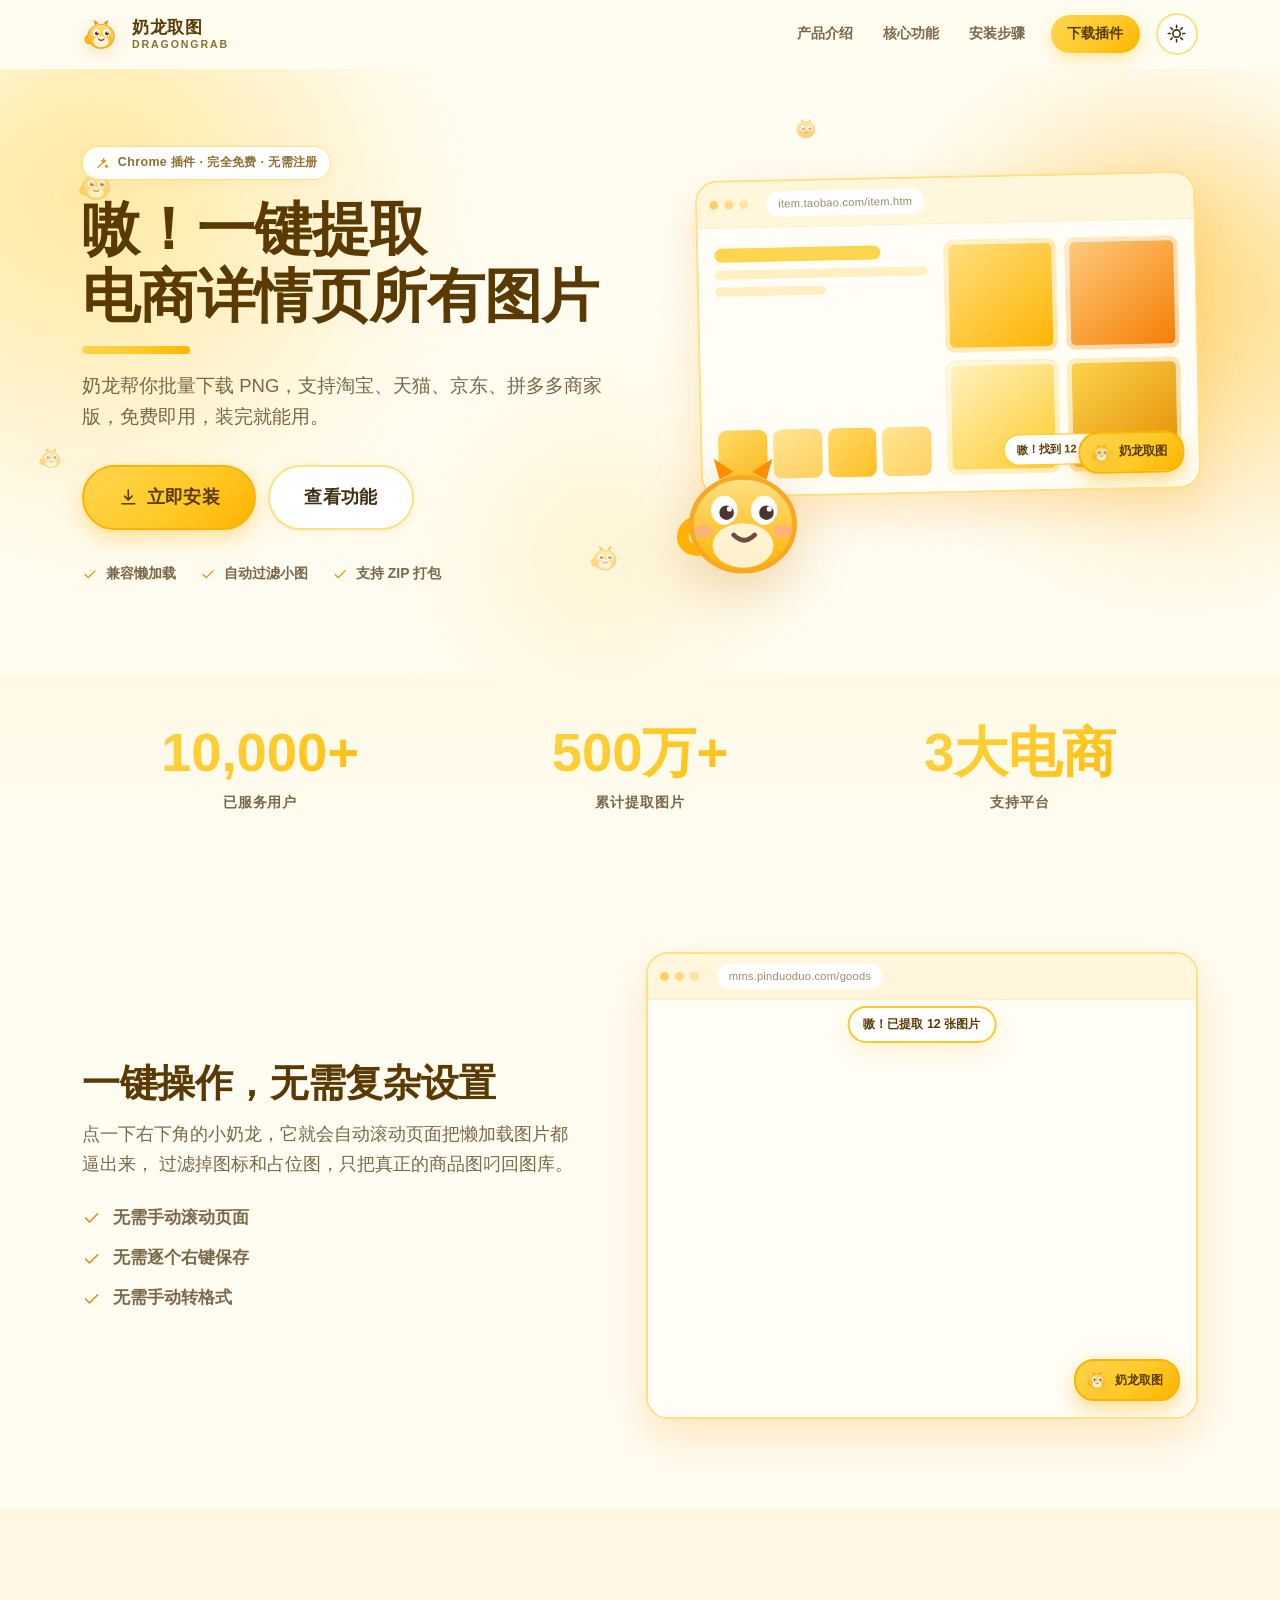
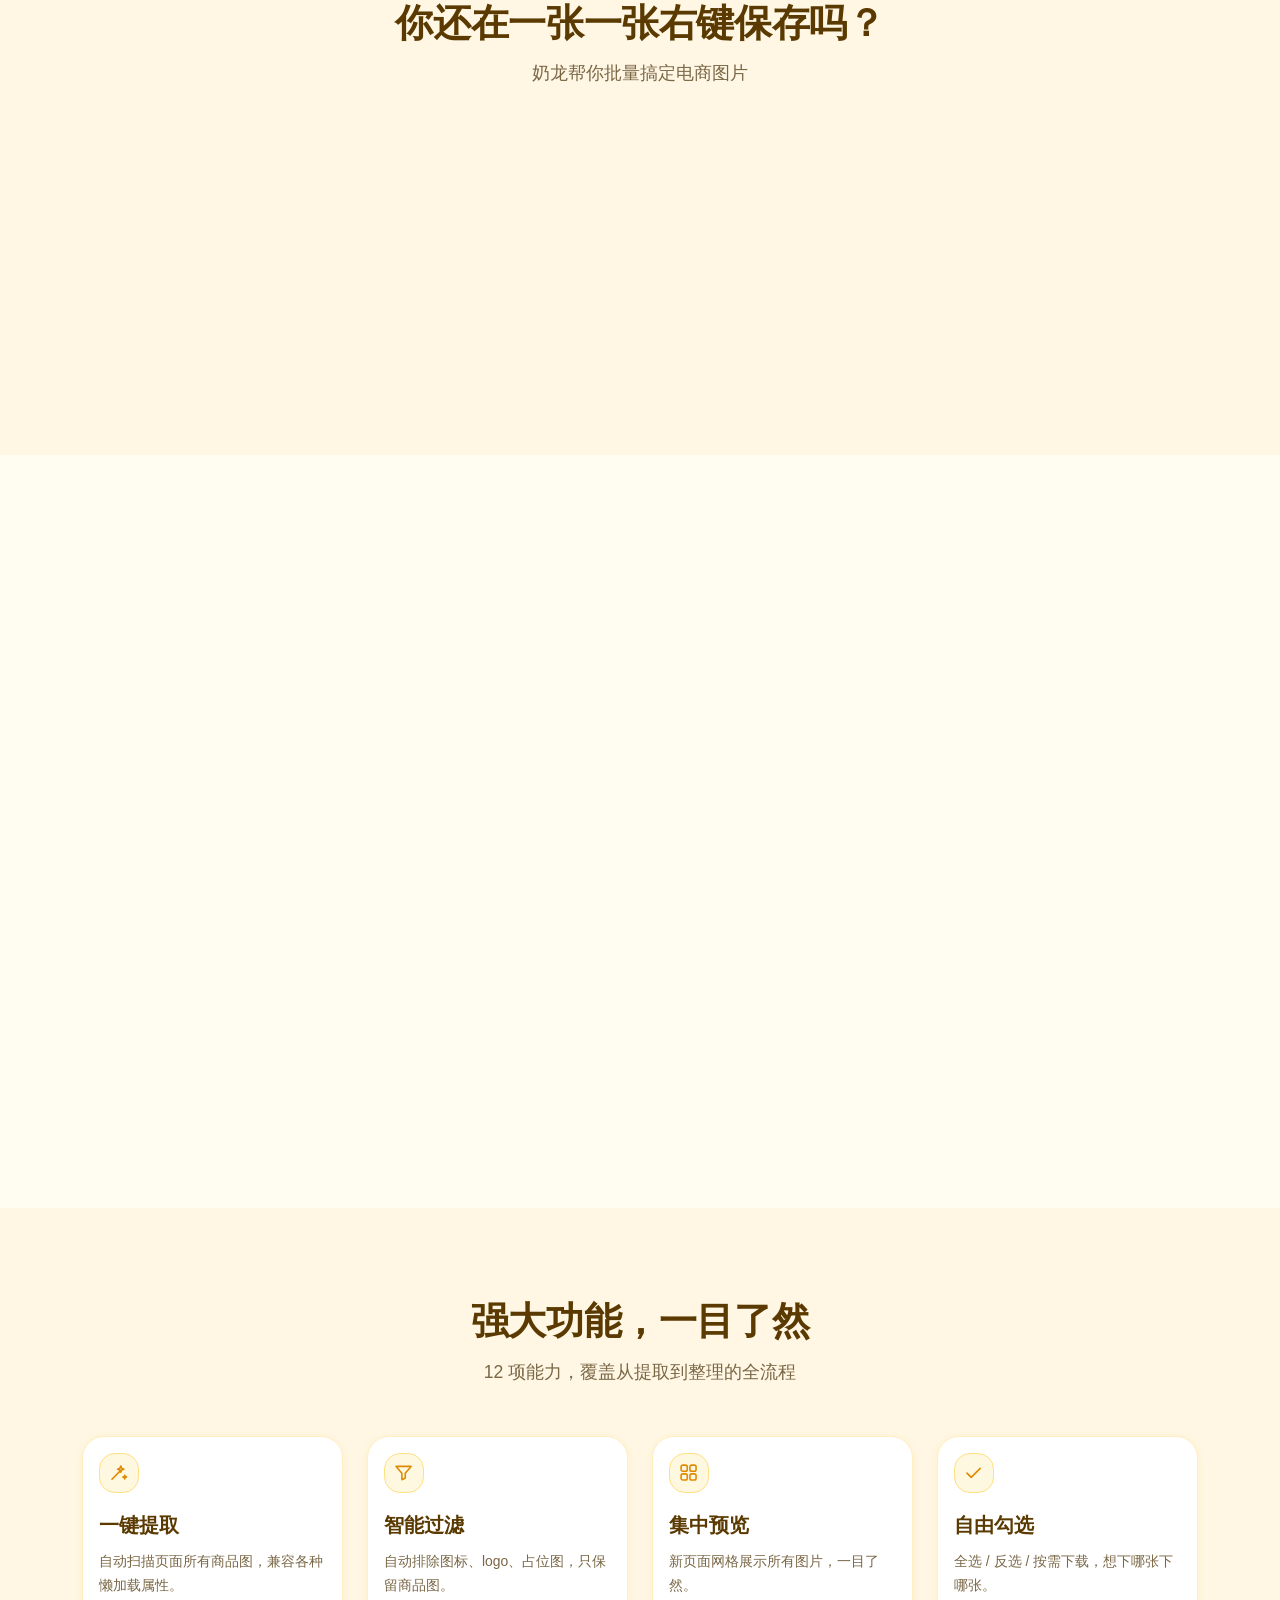
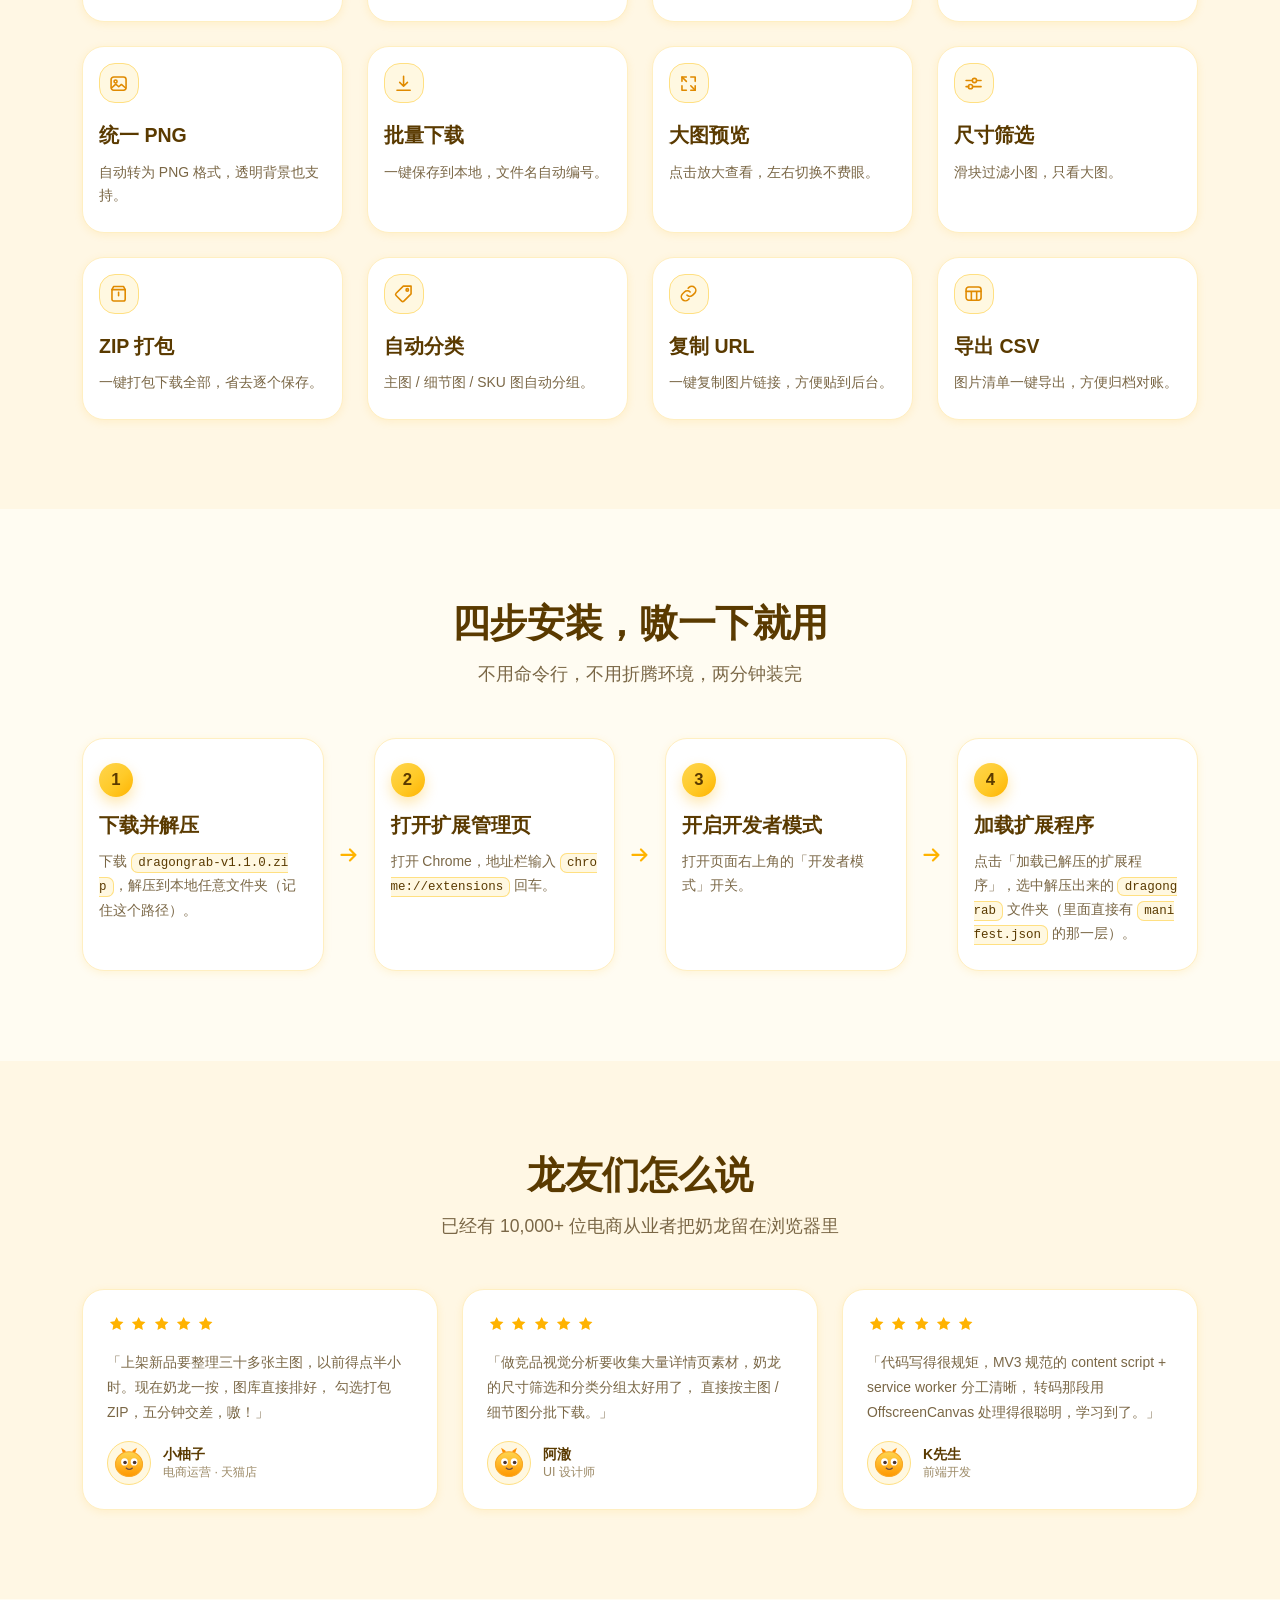
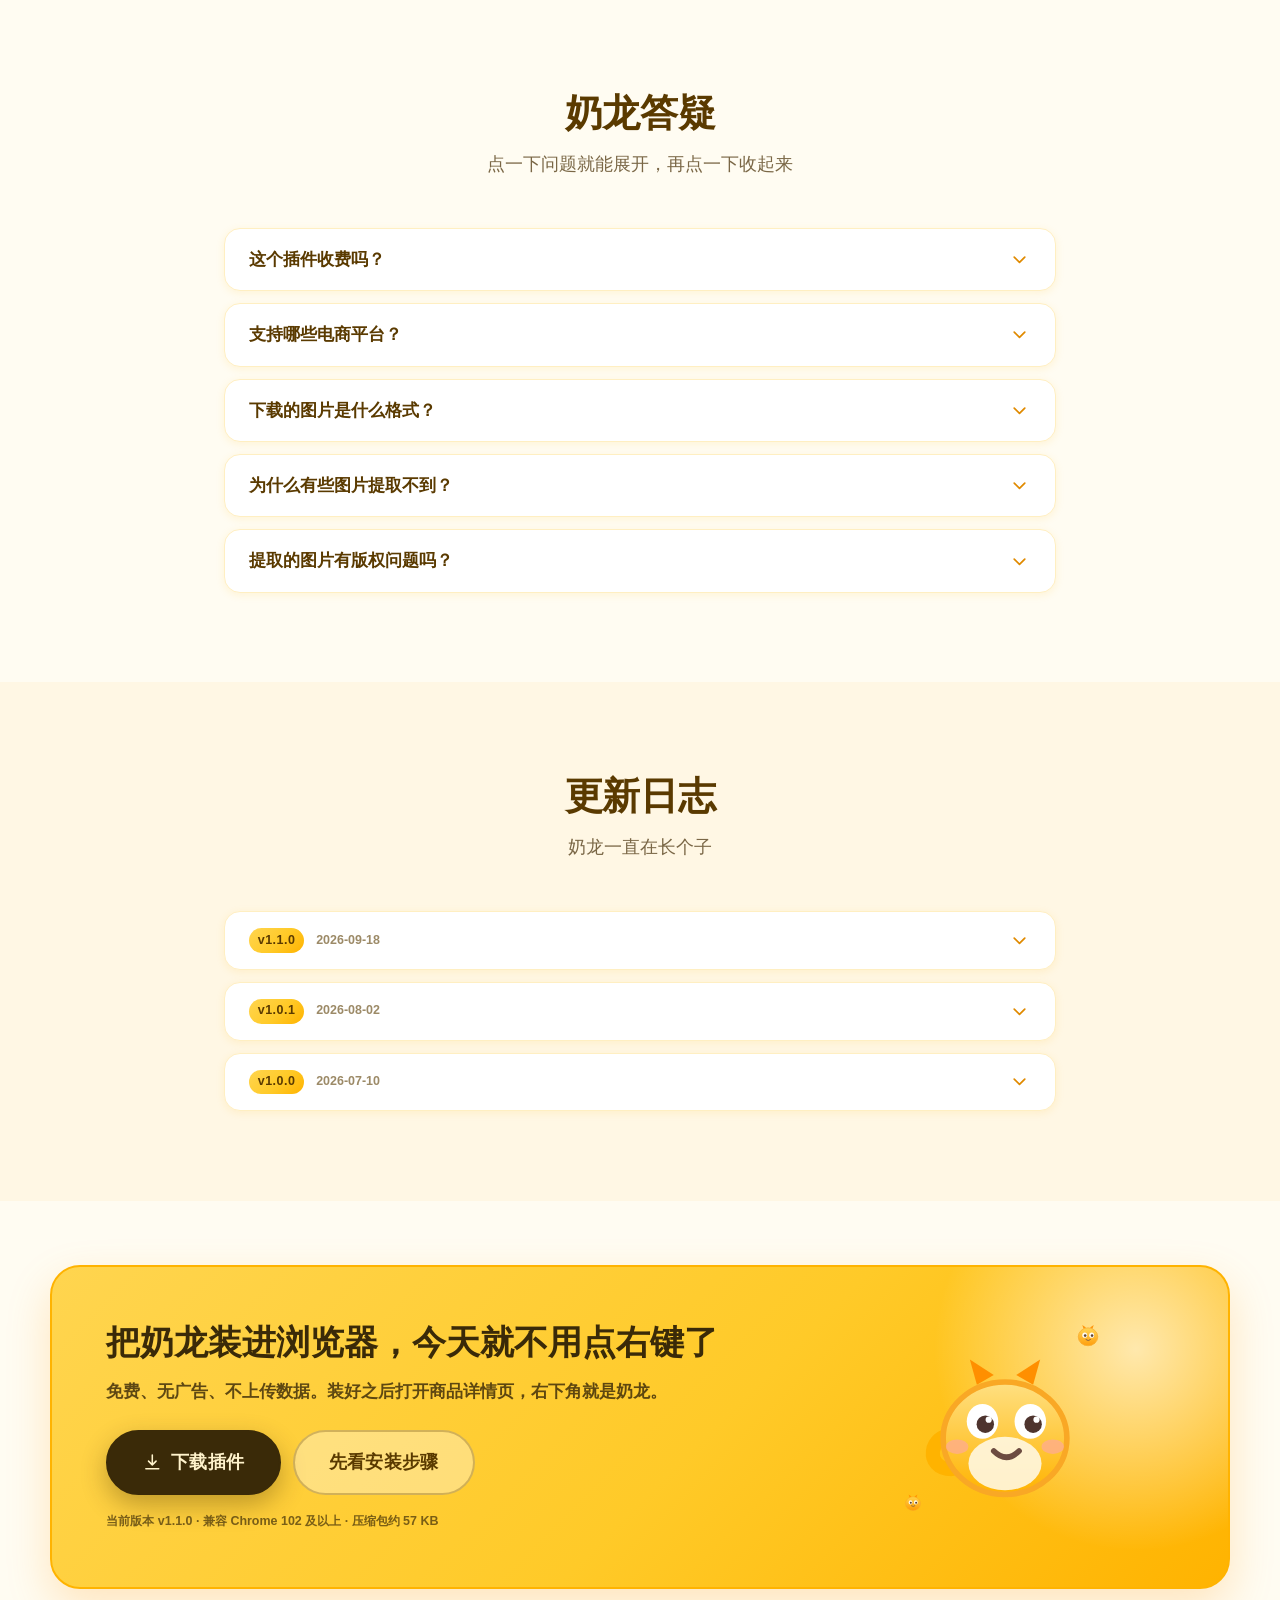
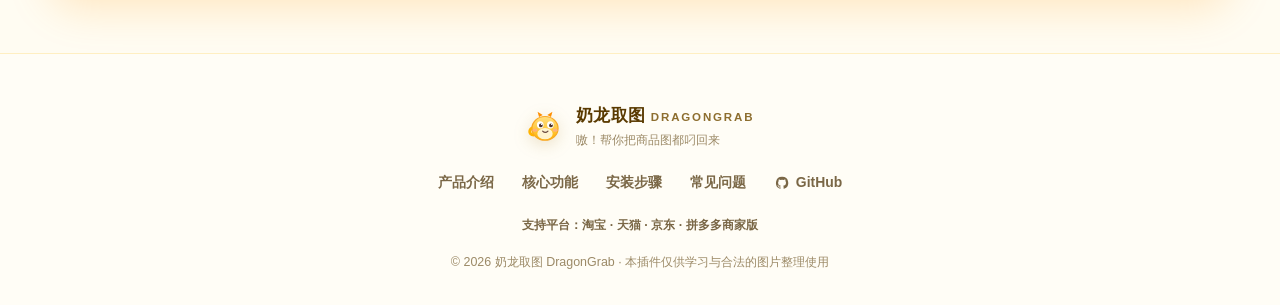
<file: docs/index.html>
<!DOCTYPE html>
<html lang="zh-CN" data-theme="light">
<head>
  <meta charset="UTF-8" />
  <meta name="viewport" content="width=device-width, initial-scale=1.0" />
  <title>奶龙取图 DragonGrab · 嗷！一键提取电商详情页所有图片</title>
  <meta name="description" content="奶龙取图（DragonGrab）是一款免费的 Chrome 插件，一键提取淘宝、天猫、京东、拼多多商家版商品详情页的所有图片，自动过滤、统一转 PNG、批量下载、ZIP 打包。嗷！" />
  <meta name="theme-color" content="#FFCA28" />
  <meta property="og:title" content="奶龙取图 DragonGrab · 电商图片一键提取下载" />
  <meta property="og:description" content="嗷！一键提取电商详情页所有图片，自动过滤、统一转 PNG、批量下载。" />
  <meta property="og:image" content="assets/favicon.svg" />
  <link rel="icon" type="image/svg+xml" href="assets/favicon.svg" />
  <link rel="stylesheet" href="css/style.css" />

  <!-- 尽早标记 JS 可用 + 套用已保存的主题，避免首屏内容闪一下和深色模式闪白 -->
  <script>
    (function () {
      var root = document.documentElement;
      root.classList.add('js');
      try {
        var saved = localStorage.getItem('dg-theme');
        var dark = saved === 'dark' || (!saved && window.matchMedia('(prefers-color-scheme: dark)').matches);
        root.setAttribute('data-theme', dark ? 'dark' : 'light');
      } catch (e) { /* 隐私模式下读取会报错，用默认浅色即可 */ }
    })();
  </script>
</head>
<body>
  <a class="skip-link" href="#hero">跳到主要内容</a>

  <!-- ==================================================================
       SVG 素材库（sprite）：奶龙吉祥物 + 全部图标
       用 <use href="#id"> 引用，避免重复代码，也不依赖外部图片文件
       ================================================================== -->
  <svg class="sprite" aria-hidden="true" focusable="false" xmlns="http://www.w3.org/2000/svg">
    <defs>
      <!-- 奶龙身体渐变 -->
      <linearGradient id="dBody" x1="0" y1="0" x2="0" y2="1">
        <stop offset="0" stop-color="#FFE082" />
        <stop offset="1" stop-color="#FFB300" />
      </linearGradient>
      <linearGradient id="dBodyDark" x1="0" y1="0" x2="0" y2="1">
        <stop offset="0" stop-color="#FFD54F" />
        <stop offset="1" stop-color="#FF9800" />
      </linearGradient>
    </defs>

    <!-- 黄色小奶龙：圆滚滚的头 + 小角 + 大眼睛 + 微笑 + 尾巴 -->
    <symbol id="dragon" viewBox="0 0 64 64">
      <path d="M13 47 C3 47 5 34 14 35" fill="none" stroke="#FFB300" stroke-width="5" stroke-linecap="round" />
      <path d="M22 17 L19.5 8 L28 13.5 Z" fill="#FF8F00" />
      <path d="M42 17 L44.5 8 L36 13.5 Z" fill="#FF8F00" />
      <ellipse cx="32" cy="36" rx="22" ry="20" fill="url(#dBody)" stroke="#F9A825" stroke-width="2" />
      <ellipse cx="32" cy="45" rx="13" ry="9.5" fill="#FFF8E1" opacity="0.9" />
      <ellipse cx="24" cy="30" rx="5.6" ry="6.2" fill="#FFFFFF" />
      <ellipse cx="41" cy="30" rx="5.6" ry="6.2" fill="#FFFFFF" />
      <circle cx="25" cy="31" r="3.1" fill="#4E342E" />
      <circle cx="42" cy="31" r="3.1" fill="#4E342E" />
      <circle cx="26.2" cy="29.4" r="1.1" fill="#FFFFFF" />
      <circle cx="43.2" cy="29.4" r="1.1" fill="#FFFFFF" />
      <ellipse cx="15" cy="39" rx="4" ry="2.6" fill="#FFAB91" opacity="0.75" />
      <ellipse cx="49" cy="39" rx="4" ry="2.6" fill="#FFAB91" opacity="0.75" />
      <path d="M28 40.5 Q32.5 45 37 40.5" fill="none" stroke="#6D4C41" stroke-width="2" stroke-linecap="round" />
    </symbol>

    <!-- 奶龙的头像（评价区 / 小徽章用，更简洁） -->
    <symbol id="dragon-face" viewBox="0 0 64 64">
      <ellipse cx="32" cy="34" rx="24" ry="22" fill="url(#dBodyDark)" stroke="#F9A825" stroke-width="2" />
      <path d="M21 14 L18 5 L27 11 Z" fill="#FF8F00" />
      <path d="M43 14 L46 5 L37 11 Z" fill="#FF8F00" />
      <ellipse cx="24" cy="30" rx="6" ry="6.6" fill="#FFFFFF" />
      <ellipse cx="41" cy="30" rx="6" ry="6.6" fill="#FFFFFF" />
      <circle cx="25" cy="31" r="3.2" fill="#4E342E" />
      <circle cx="42" cy="31" r="3.2" fill="#4E342E" />
      <path d="M27 41 Q32.5 46 38 41" fill="none" stroke="#6D4C41" stroke-width="2.2" stroke-linecap="round" />
    </symbol>

    <!-- ---------- 线框图标（统一 24x24，颜色跟随文字） ---------- -->
    <symbol id="i-time" viewBox="0 0 24 24"><circle cx="12" cy="12" r="8.2" /><path d="M12 7.4v5l3.2 1.9" /></symbol>
    <symbol id="i-filter" viewBox="0 0 24 24"><path d="M3.5 5h17l-6.6 7.8v5.3l-3.8 2v-7.3z" /></symbol>
    <symbol id="i-grid" viewBox="0 0 24 24"><rect x="3.5" y="3.5" width="7" height="7" rx="2" /><rect x="13.5" y="3.5" width="7" height="7" rx="2" /><rect x="3.5" y="13.5" width="7" height="7" rx="2" /><rect x="13.5" y="13.5" width="7" height="7" rx="2" /></symbol>
    <symbol id="i-check" viewBox="0 0 24 24"><path d="M4.5 12.6l4.8 4.8L19.5 7.2" /></symbol>
    <symbol id="i-cancel" viewBox="0 0 24 24"><path d="M6.5 6.5l11 11M17.5 6.5l-11 11" /></symbol>
    <symbol id="i-image" viewBox="0 0 24 24"><rect x="3.5" y="4.5" width="17" height="15" rx="3" /><circle cx="8.6" cy="9.6" r="1.7" /><path d="M4 17l4.8-4.4 3.4 3 3-2.6L20 17" /></symbol>
    <symbol id="i-download" viewBox="0 0 24 24"><path d="M12 3.6v11.2M7.6 10.6L12 15l4.4-4.4M4.5 19.5h15" /></symbol>
    <symbol id="i-expand" viewBox="0 0 24 24"><path d="M9.5 4.5H4.5v5M14.5 19.5h5v-5M19.5 9.5v-5h-5M4.5 14.5v5h5" /><path d="M9.5 9.5l-5-5M14.5 14.5l5 5" /></symbol>
    <symbol id="i-slider" viewBox="0 0 24 24"><path d="M3.5 8.5h7M15.5 8.5h5M3.5 15.5h3M11.5 15.5h9" /><circle cx="13" cy="8.5" r="2.4" /><circle cx="8.5" cy="15.5" r="2.4" /></symbol>
    <symbol id="i-zip" viewBox="0 0 24 24"><path d="M4.5 7.5h15v11a2 2 0 01-2 2h-11a2 2 0 01-2-2z" /><path d="M4.5 7.5l1.8-3.5h11.4l1.8 3.5M12 10.5v4" /></symbol>
    <symbol id="i-tags" viewBox="0 0 24 24"><path d="M20.5 12.3l-8.2 8.2a1.8 1.8 0 01-2.5 0l-6.3-6.3a1.8 1.8 0 010-2.5l8.2-8.2h8.8z" /><circle cx="16.2" cy="7.8" r="1.4" /></symbol>
    <symbol id="i-link" viewBox="0 0 24 24"><path d="M10.2 13.8a4.6 4.6 0 006.5 0l2.3-2.3a4.6 4.6 0 00-6.5-6.5l-1 1" /><path d="M13.8 10.2a4.6 4.6 0 00-6.5 0l-2.3 2.3a4.6 4.6 0 006.5 6.5l1-1" /></symbol>
    <symbol id="i-csv" viewBox="0 0 24 24"><rect x="3.5" y="4.5" width="17" height="15" rx="3" /><path d="M3.5 9.5h17M9.5 9.5v10M15.5 9.5v10" /></symbol>
    <symbol id="i-copy" viewBox="0 0 24 24"><rect x="8.5" y="8.5" width="12" height="12" rx="3" /><path d="M15.5 5.5H6a2 2 0 00-2 2v8.5" /></symbol>
    <symbol id="i-sun" viewBox="0 0 24 24"><circle cx="12" cy="12" r="4.2" /><path d="M12 2.6v2.6M12 18.8v2.6M2.6 12h2.6M18.8 12h2.6M5.4 5.4l1.9 1.9M16.7 16.7l1.9 1.9M18.6 5.4l-1.9 1.9M7.3 16.7l-1.9 1.9" /></symbol>
    <symbol id="i-moon" viewBox="0 0 24 24"><path d="M20.4 14.6A8.6 8.6 0 0110 4.2 8.6 8.6 0 1020.4 14.6z" /></symbol>
    <symbol id="i-menu" viewBox="0 0 24 24"><path d="M4 7h16M4 12h16M4 17h16" /></symbol>
    <symbol id="i-close" viewBox="0 0 24 24"><path d="M6 6l12 12M18 6L6 18" /></symbol>
    <symbol id="i-chevron" viewBox="0 0 24 24"><path d="M6.5 9.5l5.5 5.5 5.5-5.5" /></symbol>
    <symbol id="i-star" viewBox="0 0 24 24"><path d="M12 3.6l2.6 5.4 5.9.8-4.3 4.1 1 5.9-5.2-2.8-5.2 2.8 1-5.9L3.5 9.8l5.9-.8z" fill="currentColor" stroke="none" /></symbol>
    <symbol id="i-arrow" viewBox="0 0 24 24"><path d="M4.5 12h14M13 6.5l5.5 5.5L13 17.5" /></symbol>
    <symbol id="i-github" viewBox="0 0 24 24"><path d="M12 2.8a9.2 9.2 0 00-2.9 17.9c.46.09.63-.2.63-.44v-1.7c-2.56.56-3.1-1.08-3.1-1.08-.42-1.07-1.03-1.35-1.03-1.35-.84-.58.06-.57.06-.57.93.07 1.42.96 1.42.96.83 1.42 2.17 1.01 2.7.77.08-.6.32-1.01.59-1.24-2.05-.23-4.2-1.02-4.2-4.55 0-1 .36-1.83.95-2.47-.1-.23-.41-1.17.09-2.44 0 0 .78-.25 2.55.94a8.8 8.8 0 014.64 0c1.77-1.19 2.54-.94 2.54-.94.51 1.27.19 2.21.1 2.44.59.64.94 1.47.94 2.47 0 3.54-2.15 4.31-4.21 4.54.33.29.63.85.63 1.72v2.55c0 .24.17.53.64.44A9.2 9.2 0 0012 2.8z" fill="currentColor" stroke="none" /></symbol>
    <symbol id="i-lock" viewBox="0 0 24 24"><rect x="4.8" y="10.5" width="14.4" height="9.5" rx="3" /><path d="M8.4 10.5V8a3.6 3.6 0 017.2 0v2.5" /></symbol>
    <symbol id="i-wand" viewBox="0 0 24 24"><path d="M4.5 19.5l10-10M14.5 4.5l1 2.6 2.6 1-2.6 1-1 2.6-1-2.6-2.6-1 2.6-1zM19 15l.6 1.5 1.5.6-1.5.6-.6 1.5-.6-1.5-1.5-.6 1.5-.6z" /></symbol>
  </svg>

  <!-- ==================================================================
       1. 顶部导航栏（吸顶 + 毛玻璃 + 深色模式 + 移动端汉堡菜单）
       ================================================================== -->
  <header class="nav" id="nav">
    <div class="container nav__inner">
      <a class="nav__brand" href="#hero" aria-label="奶龙取图 首页">
        <span class="nav__logo" aria-hidden="true">
          <svg class="dragon" viewBox="0 0 64 64"><use href="#dragon" /></svg>
        </span>
        <span class="nav__brand-text">
          <strong>奶龙取图</strong>
          <em>DragonGrab</em>
        </span>
      </a>

      <nav class="nav__menu" id="navMenu" aria-label="主导航">
        <a class="nav__link" href="#about">产品介绍</a>
        <a class="nav__link" href="#features">核心功能</a>
        <a class="nav__link" href="#install">安装步骤</a>
        <a class="nav__link nav__link--cta" href="#download">下载插件</a>
      </nav>

      <div class="nav__actions">
        <button class="icon-btn" id="themeToggle" type="button" aria-label="切换深色模式" aria-pressed="false">
          <svg class="icon icon--sun" viewBox="0 0 24 24" aria-hidden="true"><use href="#i-sun" /></svg>
          <svg class="icon icon--moon" viewBox="0 0 24 24" aria-hidden="true"><use href="#i-moon" /></svg>
        </button>
        <button class="icon-btn nav__burger" id="menuToggle" type="button"
                aria-label="打开菜单" aria-expanded="false" aria-controls="navMenu">
          <svg class="icon icon--menu" viewBox="0 0 24 24" aria-hidden="true"><use href="#i-menu" /></svg>
          <svg class="icon icon--close" viewBox="0 0 24 24" aria-hidden="true"><use href="#i-close" /></svg>
        </button>
      </div>
    </div>
  </header>

  <main>
    <!-- ==================================================================
         2. Hero 首屏：主标题 + 双按钮 + 奶龙插画 + 界面模拟
         ================================================================== -->
    <section class="hero" id="hero">
      <!-- 背景光斑与漂浮小奶龙（纯装饰） -->
      <div class="hero__bg" aria-hidden="true">
        <span class="blob blob--1"></span>
        <span class="blob blob--2"></span>
        <span class="blob blob--3"></span>
        <span class="float-dragon float-dragon--1"><svg viewBox="0 0 64 64"><use href="#dragon" /></svg></span>
        <span class="float-dragon float-dragon--2"><svg viewBox="0 0 64 64"><use href="#dragon" /></svg></span>
        <span class="float-dragon float-dragon--3"><svg viewBox="0 0 64 64"><use href="#dragon" /></svg></span>
        <span class="float-dragon float-dragon--4"><svg viewBox="0 0 64 64"><use href="#dragon-face" /></svg></span>
      </div>

      <div class="container hero__inner">
        <div class="hero__copy reveal">
          <p class="hero__badge">
            <svg class="icon" viewBox="0 0 24 24" aria-hidden="true"><use href="#i-wand" /></svg>
            Chrome 插件 · 完全免费 · 无需注册
          </p>
          <h1 class="hero__title">嗷！一键提取<br />电商详情页所有图片</h1>
          <p class="hero__subtitle">
            奶龙帮你批量下载 PNG，支持淘宝、天猫、京东、拼多多商家版，免费即用，装完就能用。
          </p>
          <div class="hero__actions">
            <a class="btn btn--primary btn--lg" href="#download">
              <svg class="icon" viewBox="0 0 24 24" aria-hidden="true"><use href="#i-download" /></svg>
              立即安装
            </a>
            <a class="btn btn--outline btn--lg" href="#features">查看功能</a>
          </div>
          <ul class="hero__meta">
            <li><svg class="icon" viewBox="0 0 24 24" aria-hidden="true"><use href="#i-check" /></svg>兼容懒加载</li>
            <li><svg class="icon" viewBox="0 0 24 24" aria-hidden="true"><use href="#i-check" /></svg>自动过滤小图</li>
            <li><svg class="icon" viewBox="0 0 24 24" aria-hidden="true"><use href="#i-check" /></svg>支持 ZIP 打包</li>
          </ul>
        </div>

        <!-- 右侧：奶龙吉祥物 + 插件按钮 + 画廊界面模拟 -->
        <div class="hero__visual reveal" style="--delay: 120ms">
          <div class="mock" aria-hidden="true">
            <div class="mock__bar">
              <span class="mock__dot"></span><span class="mock__dot"></span><span class="mock__dot"></span>
              <span class="mock__url">item.taobao.com/item.htm</span>
            </div>
            <div class="mock__page">
              <div class="mock__side">
                <span class="mock__line mock__line--title"></span>
                <span class="mock__line"></span>
                <span class="mock__line mock__line--short"></span>
                <div class="mock__tiles">
                  <span class="mock__tile"></span><span class="mock__tile"></span>
                  <span class="mock__tile"></span><span class="mock__tile"></span>
                </div>
              </div>
              <div class="mock__gallery">
                <span class="mock__shot mock__shot--a"></span>
                <span class="mock__shot mock__shot--b"></span>
                <span class="mock__shot mock__shot--c"></span>
                <span class="mock__shot mock__shot--d"></span>
                <p class="mock__toast">嗷！找到 12 张图啦</p>
              </div>
            </div>
            <!-- 模拟插件悬浮按钮 -->
            <span class="mock__fab">
              <svg class="dragon" viewBox="0 0 64 64"><use href="#dragon" /></svg>
              奶龙取图
            </span>
          </div>
          <!-- 大奶龙吉祥物 -->
          <div class="hero__mascot">
            <svg viewBox="0 0 64 64"><use href="#dragon" /></svg>
          </div>
        </div>
      </div>
    </section>

    <!-- ==================================================================
         3. 数据展示区（进入视口时数字增长动画）
         ================================================================== -->
    <section class="stats" id="stats">
      <div class="container stats__grid">
        <div class="stat reveal">
          <p class="stat__num" data-count="10000" data-suffix="+" data-format="comma">0</p>
          <p class="stat__label">已服务用户</p>
        </div>
        <div class="stat reveal" style="--delay: 100ms">
          <p class="stat__num" data-count="500" data-suffix="万+">0</p>
          <p class="stat__label">累计提取图片</p>
        </div>
        <div class="stat reveal" style="--delay: 200ms">
          <p class="stat__num" data-count="3" data-suffix="大电商">0</p>
          <p class="stat__label">支持平台</p>
        </div>
      </div>
    </section>

    <!-- ==================================================================
         4. 在线演示区（纯 CSS 动画，5 秒循环一次）
         ================================================================== -->
    <section class="demo" id="demo">
      <div class="container demo__inner">
        <div class="demo__copy reveal">
          <h2 class="section__title">一键操作，无需复杂设置</h2>
          <p class="section__desc">
            点一下右下角的小奶龙，它就会自动滚动页面把懒加载图片都逼出来，
            过滤掉图标和占位图，只把真正的商品图叼回图库。
          </p>
          <ul class="tick-list">
            <li><svg class="icon" viewBox="0 0 24 24" aria-hidden="true"><use href="#i-check" /></svg>无需手动滚动页面</li>
            <li><svg class="icon" viewBox="0 0 24 24" aria-hidden="true"><use href="#i-check" /></svg>无需逐个右键保存</li>
            <li><svg class="icon" viewBox="0 0 24 24" aria-hidden="true"><use href="#i-check" /></svg>无需手动转格式</li>
          </ul>
        </div>

        <!-- 演示舞台：点击 → 图片逐张出现 → 弹出提示，5 秒一轮 -->
        <div class="demo__stage reveal" id="demoStage" aria-hidden="true">
          <div class="stage__browser">
            <div class="mock__bar">
              <span class="mock__dot"></span><span class="mock__dot"></span><span class="mock__dot"></span>
              <span class="mock__url">mms.pinduoduo.com/goods</span>
            </div>
            <div class="stage__body">
              <div class="stage__grid">
                <span class="stage__img" style="--i: 0"></span>
                <span class="stage__img stage__img--t2" style="--i: 1"></span>
                <span class="stage__img stage__img--t3" style="--i: 2"></span>
                <span class="stage__img stage__img--t4" style="--i: 3"></span>
                <span class="stage__img stage__img--t5" style="--i: 4"></span>
                <span class="stage__img stage__img--t6" style="--i: 5"></span>
                <span class="stage__img stage__img--t3" style="--i: 6"></span>
                <span class="stage__img stage__img--t2" style="--i: 7"></span>
                <span class="stage__img stage__img--t6" style="--i: 8"></span>
                <span class="stage__img stage__img--t4" style="--i: 9"></span>
                <span class="stage__img stage__img--t5" style="--i: 10"></span>
                <span class="stage__img" style="--i: 11"></span>
              </div>
              <span class="stage__fab">
                <svg class="dragon" viewBox="0 0 64 64"><use href="#dragon" /></svg>
                奶龙取图
              </span>
              <p class="stage__toast">嗷！已提取 12 张图片</p>
            </div>
          </div>
        </div>
      </div>
    </section>

    <!-- ==================================================================
         5. 产品介绍区（三张卡片）
         ================================================================== -->
    <section class="about" id="about">
      <div class="container">
        <header class="section__head reveal">
          <h2 class="section__title">你还在一张一张右键保存吗？</h2>
          <p class="section__desc">奶龙帮你批量搞定电商图片</p>
        </header>

        <div class="cards cards--3">
          <article class="card card--feature reveal">
            <span class="card__icon">
              <svg class="icon" viewBox="0 0 24 24" aria-hidden="true"><use href="#i-time" /></svg>
            </span>
            <h3 class="card__title">省时</h3>
            <p class="card__desc">一键提取页面所有商品图，几秒搞定，不用再一张张右键另存为。</p>
          </article>
          <article class="card card--feature reveal" style="--delay: 100ms">
            <span class="card__icon">
              <svg class="icon" viewBox="0 0 24 24" aria-hidden="true"><use href="#i-filter" /></svg>
            </span>
            <h3 class="card__title">高效</h3>
            <p class="card__desc">自动过滤图标、logo、占位图和小图，只留下能用的商品图。</p>
          </article>
          <article class="card card--feature reveal" style="--delay: 200ms">
            <span class="card__icon">
              <svg class="icon" viewBox="0 0 24 24" aria-hidden="true"><use href="#i-lock" /></svg>
            </span>
            <h3 class="card__title">免费</h3>
            <p class="card__desc">完全免费，无隐藏收费，图片只在你的浏览器里处理，不上传服务器。</p>
          </article>
        </div>
      </div>
    </section>

    <!-- ==================================================================
         6. 对比表格区
         ================================================================== -->
    <section class="compare" id="compare">
      <div class="container">
        <header class="section__head reveal">
          <h2 class="section__title">奶龙取图 vs 手动右键保存</h2>
          <p class="section__desc">同样的活儿，奶龙一首歌的时间就干完了</p>
        </header>

        <div class="table-wrap reveal">
          <table class="table">
            <caption class="visually-hidden">奶龙取图与手动右键保存的功能对比</caption>
            <thead>
              <tr>
                <th scope="col">功能</th>
                <th scope="col">手动右键保存</th>
                <th scope="col" class="table__brand">
                  <svg class="dragon" viewBox="0 0 64 64" aria-hidden="true"><use href="#dragon" /></svg>
                  奶龙取图
                </th>
              </tr>
            </thead>
            <tbody>
              <tr>
                <th scope="row" data-label="功能">批量提取</th>
                <td data-label="手动右键保存"><span class="mark mark--bad"><svg class="icon" viewBox="0 0 24 24" aria-hidden="true"><use href="#i-cancel" /></svg>一张一张存</span></td>
                <td data-label="奶龙取图" class="table__brand"><span class="mark mark--good"><svg class="icon" viewBox="0 0 24 24" aria-hidden="true"><use href="#i-check" /></svg>一键全部提取</span></td>
              </tr>
              <tr>
                <th scope="row" data-label="功能">自动过滤无用图</th>
                <td data-label="手动右键保存"><span class="mark mark--bad"><svg class="icon" viewBox="0 0 24 24" aria-hidden="true"><use href="#i-cancel" /></svg>手动筛选</span></td>
                <td data-label="奶龙取图" class="table__brand"><span class="mark mark--good"><svg class="icon" viewBox="0 0 24 24" aria-hidden="true"><use href="#i-check" /></svg>自动过滤</span></td>
              </tr>
              <tr>
                <th scope="row" data-label="功能">统一格式</th>
                <td data-label="手动右键保存"><span class="mark mark--bad"><svg class="icon" viewBox="0 0 24 24" aria-hidden="true"><use href="#i-cancel" /></svg>格式杂乱</span></td>
                <td data-label="奶龙取图" class="table__brand"><span class="mark mark--good"><svg class="icon" viewBox="0 0 24 24" aria-hidden="true"><use href="#i-check" /></svg>统一 PNG</span></td>
              </tr>
              <tr>
                <th scope="row" data-label="功能">分类整理</th>
                <td data-label="手动右键保存"><span class="mark mark--bad"><svg class="icon" viewBox="0 0 24 24" aria-hidden="true"><use href="#i-cancel" /></svg>自己分类</span></td>
                <td data-label="奶龙取图" class="table__brand"><span class="mark mark--good"><svg class="icon" viewBox="0 0 24 24" aria-hidden="true"><use href="#i-check" /></svg>自动分组</span></td>
              </tr>
              <tr>
                <th scope="row" data-label="功能">ZIP 打包</th>
                <td data-label="手动右键保存"><span class="mark mark--bad"><svg class="icon" viewBox="0 0 24 24" aria-hidden="true"><use href="#i-cancel" /></svg>手动压缩</span></td>
                <td data-label="奶龙取图" class="table__brand"><span class="mark mark--good"><svg class="icon" viewBox="0 0 24 24" aria-hidden="true"><use href="#i-check" /></svg>一键打包</span></td>
              </tr>
              <tr>
                <th scope="row" data-label="功能">导出清单</th>
                <td data-label="手动右键保存"><span class="mark mark--bad"><svg class="icon" viewBox="0 0 24 24" aria-hidden="true"><use href="#i-cancel" /></svg>没有</span></td>
                <td data-label="奶龙取图" class="table__brand"><span class="mark mark--good"><svg class="icon" viewBox="0 0 24 24" aria-hidden="true"><use href="#i-check" /></svg>CSV 导出</span></td>
              </tr>
            </tbody>
          </table>
        </div>
      </div>
    </section>

    <!-- ==================================================================
         7. 核心功能展示区（12 张卡片）
         ================================================================== -->
    <section class="features" id="features">
      <div class="container">
        <header class="section__head reveal">
          <h2 class="section__title">强大功能，一目了然</h2>
          <p class="section__desc">12 项能力，覆盖从提取到整理的全流程</p>
        </header>

        <div class="cards cards--grid">
          <article class="card card--mini reveal">
            <span class="card__icon"><svg class="icon" viewBox="0 0 24 24" aria-hidden="true"><use href="#i-wand" /></svg></span>
            <h3 class="card__title">一键提取</h3>
            <p class="card__desc">自动扫描页面所有商品图，兼容各种懒加载属性。</p>
          </article>
          <article class="card card--mini reveal" style="--delay: 60ms">
            <span class="card__icon"><svg class="icon" viewBox="0 0 24 24" aria-hidden="true"><use href="#i-filter" /></svg></span>
            <h3 class="card__title">智能过滤</h3>
            <p class="card__desc">自动排除图标、logo、占位图，只保留商品图。</p>
          </article>
          <article class="card card--mini reveal" style="--delay: 120ms">
            <span class="card__icon"><svg class="icon" viewBox="0 0 24 24" aria-hidden="true"><use href="#i-grid" /></svg></span>
            <h3 class="card__title">集中预览</h3>
            <p class="card__desc">新页面网格展示所有图片，一目了然。</p>
          </article>
          <article class="card card--mini reveal" style="--delay: 180ms">
            <span class="card__icon"><svg class="icon" viewBox="0 0 24 24" aria-hidden="true"><use href="#i-check" /></svg></span>
            <h3 class="card__title">自由勾选</h3>
            <p class="card__desc">全选 / 反选 / 按需下载，想下哪张下哪张。</p>
          </article>
          <article class="card card--mini reveal" style="--delay: 240ms">
            <span class="card__icon"><svg class="icon" viewBox="0 0 24 24" aria-hidden="true"><use href="#i-image" /></svg></span>
            <h3 class="card__title">统一 PNG</h3>
            <p class="card__desc">自动转为 PNG 格式，透明背景也支持。</p>
          </article>
          <article class="card card--mini reveal" style="--delay: 300ms">
            <span class="card__icon"><svg class="icon" viewBox="0 0 24 24" aria-hidden="true"><use href="#i-download" /></svg></span>
            <h3 class="card__title">批量下载</h3>
            <p class="card__desc">一键保存到本地，文件名自动编号。</p>
          </article>
          <article class="card card--mini reveal" style="--delay: 60ms">
            <span class="card__icon"><svg class="icon" viewBox="0 0 24 24" aria-hidden="true"><use href="#i-expand" /></svg></span>
            <h3 class="card__title">大图预览</h3>
            <p class="card__desc">点击放大查看，左右切换不费眼。</p>
          </article>
          <article class="card card--mini reveal" style="--delay: 120ms">
            <span class="card__icon"><svg class="icon" viewBox="0 0 24 24" aria-hidden="true"><use href="#i-slider" /></svg></span>
            <h3 class="card__title">尺寸筛选</h3>
            <p class="card__desc">滑块过滤小图，只看大图。</p>
          </article>
          <article class="card card--mini reveal" style="--delay: 180ms">
            <span class="card__icon"><svg class="icon" viewBox="0 0 24 24" aria-hidden="true"><use href="#i-zip" /></svg></span>
            <h3 class="card__title">ZIP 打包</h3>
            <p class="card__desc">一键打包下载全部，省去逐个保存。</p>
          </article>
          <article class="card card--mini reveal" style="--delay: 240ms">
            <span class="card__icon"><svg class="icon" viewBox="0 0 24 24" aria-hidden="true"><use href="#i-tags" /></svg></span>
            <h3 class="card__title">自动分类</h3>
            <p class="card__desc">主图 / 细节图 / SKU 图自动分组。</p>
          </article>
          <article class="card card--mini reveal" style="--delay: 300ms">
            <span class="card__icon"><svg class="icon" viewBox="0 0 24 24" aria-hidden="true"><use href="#i-link" /></svg></span>
            <h3 class="card__title">复制 URL</h3>
            <p class="card__desc">一键复制图片链接，方便贴到后台。</p>
          </article>
          <article class="card card--mini reveal" style="--delay: 360ms">
            <span class="card__icon"><svg class="icon" viewBox="0 0 24 24" aria-hidden="true"><use href="#i-csv" /></svg></span>
            <h3 class="card__title">导出 CSV</h3>
            <p class="card__desc">图片清单一键导出，方便归档对账。</p>
          </article>
        </div>
      </div>
    </section>

    <!-- ==================================================================
         8. 安装步骤区（4 步 + 箭头连接）
         ================================================================== -->
    <section class="install" id="install">
      <div class="container">
        <header class="section__head reveal">
          <h2 class="section__title">四步安装，嗷一下就用</h2>
          <p class="section__desc">不用命令行，不用折腾环境，两分钟装完</p>
        </header>

        <ol class="steps">
          <li class="step reveal">
            <span class="step__num">1</span>
            <h3 class="step__title">下载并解压</h3>
            <p class="step__desc">下载 <code>dragongrab-v1.1.0.zip</code>，解压到本地任意文件夹（记住这个路径）。</p>
          </li>
          <li class="step__arrow" aria-hidden="true">
            <svg class="icon" viewBox="0 0 24 24"><use href="#i-arrow" /></svg>
          </li>
          <li class="step reveal" style="--delay: 100ms">
            <span class="step__num">2</span>
            <h3 class="step__title">打开扩展管理页</h3>
            <p class="step__desc">打开 Chrome，地址栏输入 <code>chrome://extensions</code> 回车。</p>
          </li>
          <li class="step__arrow" aria-hidden="true">
            <svg class="icon" viewBox="0 0 24 24"><use href="#i-arrow" /></svg>
          </li>
          <li class="step reveal" style="--delay: 200ms">
            <span class="step__num">3</span>
            <h3 class="step__title">开启开发者模式</h3>
            <p class="step__desc">打开页面右上角的「开发者模式」开关。</p>
          </li>
          <li class="step__arrow" aria-hidden="true">
            <svg class="icon" viewBox="0 0 24 24"><use href="#i-arrow" /></svg>
          </li>
          <li class="step reveal" style="--delay: 300ms">
            <span class="step__num">4</span>
            <h3 class="step__title">加载扩展程序</h3>
            <p class="step__desc">点击「加载已解压的扩展程序」，选中解压出来的 <code>dragongrab</code> 文件夹（里面直接有 <code>manifest.json</code> 的那一层）。</p>
          </li>
        </ol>
      </div>
    </section>

    <!-- ==================================================================
         9. 用户评价区
         ================================================================== -->
    <section class="reviews" id="reviews">
      <div class="container">
        <header class="section__head reveal">
          <h2 class="section__title">龙友们怎么说</h2>
          <p class="section__desc">已经有 10,000+ 位电商从业者把奶龙留在浏览器里</p>
        </header>

        <div class="cards cards--3">
          <figure class="card card--review reveal">
            <div class="review__stars" role="img" aria-label="5 星好评">
              <svg class="icon" viewBox="0 0 24 24"><use href="#i-star" /></svg>
              <svg class="icon" viewBox="0 0 24 24"><use href="#i-star" /></svg>
              <svg class="icon" viewBox="0 0 24 24"><use href="#i-star" /></svg>
              <svg class="icon" viewBox="0 0 24 24"><use href="#i-star" /></svg>
              <svg class="icon" viewBox="0 0 24 24"><use href="#i-star" /></svg>
            </div>
            <blockquote class="review__text">
              「上架新品要整理三十多张主图，以前得点半小时。现在奶龙一按，图库直接排好，
              勾选打包 ZIP，五分钟交差，嗷！」
            </blockquote>
            <figcaption class="review__user">
              <span class="review__avatar"><svg viewBox="0 0 64 64" aria-hidden="true"><use href="#dragon-face" /></svg></span>
              <span class="review__info"><strong>小柚子</strong><em>电商运营 · 天猫店</em></span>
            </figcaption>
          </figure>

          <figure class="card card--review reveal" style="--delay: 100ms">
            <div class="review__stars" role="img" aria-label="5 星好评">
              <svg class="icon" viewBox="0 0 24 24"><use href="#i-star" /></svg>
              <svg class="icon" viewBox="0 0 24 24"><use href="#i-star" /></svg>
              <svg class="icon" viewBox="0 0 24 24"><use href="#i-star" /></svg>
              <svg class="icon" viewBox="0 0 24 24"><use href="#i-star" /></svg>
              <svg class="icon" viewBox="0 0 24 24"><use href="#i-star" /></svg>
            </div>
            <blockquote class="review__text">
              「做竞品视觉分析要收集大量详情页素材，奶龙的尺寸筛选和分类分组太好用了，
              直接按主图 / 细节图分批下载。」
            </blockquote>
            <figcaption class="review__user">
              <span class="review__avatar"><svg viewBox="0 0 64 64" aria-hidden="true"><use href="#dragon-face" /></svg></span>
              <span class="review__info"><strong>阿澈</strong><em>UI 设计师</em></span>
            </figcaption>
          </figure>

          <figure class="card card--review reveal" style="--delay: 200ms">
            <div class="review__stars" role="img" aria-label="5 星好评">
              <svg class="icon" viewBox="0 0 24 24"><use href="#i-star" /></svg>
              <svg class="icon" viewBox="0 0 24 24"><use href="#i-star" /></svg>
              <svg class="icon" viewBox="0 0 24 24"><use href="#i-star" /></svg>
              <svg class="icon" viewBox="0 0 24 24"><use href="#i-star" /></svg>
              <svg class="icon" viewBox="0 0 24 24"><use href="#i-star" /></svg>
            </div>
            <blockquote class="review__text">
              「代码写得很规矩，MV3 规范的 content script + service worker 分工清晰，
              转码那段用 OffscreenCanvas 处理得很聪明，学习到了。」
            </blockquote>
            <figcaption class="review__user">
              <span class="review__avatar"><svg viewBox="0 0 64 64" aria-hidden="true"><use href="#dragon-face" /></svg></span>
              <span class="review__info"><strong>K先生</strong><em>前端开发</em></span>
            </figcaption>
          </figure>
        </div>
      </div>
    </section>

    <!-- ==================================================================
         10. FAQ 常见问题（手风琴折叠）
         ================================================================== -->
    <section class="faq" id="faq">
      <div class="container">
        <header class="section__head reveal">
          <h2 class="section__title">奶龙答疑</h2>
          <p class="section__desc">点一下问题就能展开，再点一下收起来</p>
        </header>

        <div class="acc" id="faqAcc">
          <div class="acc__item reveal">
            <h3 class="acc__head">
              <button class="acc__btn" type="button" aria-expanded="false" aria-controls="faq-1" id="faq-1-btn">
                <span>这个插件收费吗？</span>
                <svg class="icon acc__chevron" viewBox="0 0 24 24" aria-hidden="true"><use href="#i-chevron" /></svg>
              </button>
            </h3>
            <div class="acc__panel" id="faq-1" role="region" aria-labelledby="faq-1-btn">
              <div class="acc__inner">
                <p>完全免费，没有会员、没有次数限制、没有隐藏收费。图片全部在你自己的浏览器里处理，不会上传到任何服务器，奶龙只负责在你电脑上干活。</p>
              </div>
            </div>
          </div>

          <div class="acc__item reveal">
            <h3 class="acc__head">
              <button class="acc__btn" type="button" aria-expanded="false" aria-controls="faq-2" id="faq-2-btn">
                <span>支持哪些电商平台？</span>
                <svg class="icon acc__chevron" viewBox="0 0 24 24" aria-hidden="true"><use href="#i-chevron" /></svg>
              </button>
            </h3>
            <div class="acc__panel" id="faq-2" role="region" aria-labelledby="faq-2-btn">
              <div class="acc__inner">
                <p>目前支持淘宝、天猫、京东、拼多多商家版的商品详情页。打开对应页面时，右下角会自动出现「奶龙取图」按钮；其他页面不显示，避免打扰你浏览。</p>
              </div>
            </div>
          </div>

          <div class="acc__item reveal">
            <h3 class="acc__head">
              <button class="acc__btn" type="button" aria-expanded="false" aria-controls="faq-3" id="faq-3-btn">
                <span>下载的图片是什么格式？</span>
                <svg class="icon acc__chevron" viewBox="0 0 24 24" aria-hidden="true"><use href="#i-chevron" /></svg>
              </button>
            </h3>
            <div class="acc__panel" id="faq-3" role="region" aria-labelledby="faq-3-btn">
              <div class="acc__inner">
                <p>默认统一转成 PNG（无损，透明背景也能保留）。也可以在图库顶部切换成 JPG 或 WebP，并调节画质，体积更小。文件名规则是「前缀_序号.后缀」，例如 <code>奶龙图_001.png</code>。</p>
              </div>
            </div>
          </div>

          <div class="acc__item reveal">
            <h3 class="acc__head">
              <button class="acc__btn" type="button" aria-expanded="false" aria-controls="faq-4" id="faq-4-btn">
                <span>为什么有些图片提取不到？</span>
                <svg class="icon acc__chevron" viewBox="0 0 24 24" aria-hidden="true"><use href="#i-chevron" /></svg>
              </button>
            </h3>
            <div class="acc__panel" id="faq-4" role="region" aria-labelledby="faq-4-btn">
              <div class="acc__inner">
                <p>三种常见情况：一是图片在 iframe 里（跨域框架无法读取）；二是图片由 Canvas 动态绘制、没有任何真实地址；三是图片小于 100×100 被当成图标过滤掉了。前两种可以在页面上多滚动几屏再提取，第三种可以在图库里把「最小宽度」滑块拉到 100。</p>
              </div>
            </div>
          </div>

          <div class="acc__item reveal">
            <h3 class="acc__head">
              <button class="acc__btn" type="button" aria-expanded="false" aria-controls="faq-5" id="faq-5-btn">
                <span>提取的图片有版权问题吗？</span>
                <svg class="icon acc__chevron" viewBox="0 0 24 24" aria-hidden="true"><use href="#i-chevron" /></svg>
              </button>
            </h3>
            <div class="acc__panel" id="faq-5" role="region" aria-labelledby="faq-5-btn">
              <div class="acc__inner">
                <p>插件只是把页面上公开显示的图片地址收集起来，帮你省下重复劳动，不提供任何图片内容。请把素材用于合法用途：自己店铺的商品图、已获授权的素材，或仅供个人学习分析。商用他人图片前请先取得授权。</p>
              </div>
            </div>
          </div>
        </div>
      </div>
    </section>

    <!-- ==================================================================
         11. 更新日志（手风琴折叠）
         ================================================================== -->
    <section class="changelog" id="changelog">
      <div class="container">
        <header class="section__head reveal">
          <h2 class="section__title">更新日志</h2>
          <p class="section__desc">奶龙一直在长个子</p>
        </header>

        <div class="acc acc--log" id="logAcc">
          <div class="acc__item reveal">
            <h3 class="acc__head">
              <button class="acc__btn" type="button" aria-expanded="false" aria-controls="log-1" id="log-1-btn">
                <span class="acc__version"><b>v1.1.0</b><time datetime="2026-09-18">2026-09-18</time></span>
                <svg class="icon acc__chevron" viewBox="0 0 24 24" aria-hidden="true"><use href="#i-chevron" /></svg>
              </button>
            </h3>
            <div class="acc__panel" id="log-1" role="region" aria-labelledby="log-1-btn">
              <div class="acc__inner">
                <ul class="log-list">
                  <li>新增图片自动分类：主图 / 细节图 / SKU 图自动分组，标签一键筛选</li>
                  <li>新增 CSV 清单导出，方便归档和对账</li>
                  <li>新增深色模式与 Alt + S 快捷提取</li>
                  <li>新增相似图合并，同图不同尺寸只留一张</li>
                </ul>
              </div>
            </div>
          </div>

          <div class="acc__item reveal">
            <h3 class="acc__head">
              <button class="acc__btn" type="button" aria-expanded="false" aria-controls="log-2" id="log-2-btn">
                <span class="acc__version"><b>v1.0.1</b><time datetime="2026-08-02">2026-08-02</time></span>
                <svg class="icon acc__chevron" viewBox="0 0 24 24" aria-hidden="true"><use href="#i-chevron" /></svg>
              </button>
            </h3>
            <div class="acc__panel" id="log-2" role="region" aria-labelledby="log-2-btn">
              <div class="acc__inner">
                <ul class="log-list">
                  <li>修复京东详情页部分懒加载图片提取不到的 bug</li>
                  <li>优化图片过滤逻辑，减少把商品细节图误判为小图的情况</li>
                  <li>图库加载失败的图片改为显示奶龙占位图，不再白屏</li>
                </ul>
              </div>
            </div>
          </div>

          <div class="acc__item reveal">
            <h3 class="acc__head">
              <button class="acc__btn" type="button" aria-expanded="false" aria-controls="log-3" id="log-3-btn">
                <span class="acc__version"><b>v1.0.0</b><time datetime="2026-07-10">2026-07-10</time></span>
                <svg class="icon acc__chevron" viewBox="0 0 24 24" aria-hidden="true"><use href="#i-chevron" /></svg>
              </button>
            </h3>
            <div class="acc__panel" id="log-3" role="region" aria-labelledby="log-3-btn">
              <div class="acc__inner">
                <ul class="log-list">
                  <li>首次发布：详情页悬浮按钮 + 一键提取所有商品图</li>
                  <li>图库网格预览、勾选下载、统一转 PNG</li>
                  <li>支持淘宝、天猫、京东、拼多多商家版</li>
                </ul>
              </div>
            </div>
          </div>
        </div>
      </div>
    </section>

    <!-- ==================================================================
         12a. 底部 CTA（黄色渐变区块）
         ================================================================== -->
    <section class="cta" id="download">
      <div class="container cta__inner reveal">
        <div class="cta__copy">
          <h2 class="cta__title">把奶龙装进浏览器，今天就不用点右键了</h2>
          <p class="cta__desc">免费、无广告、不上传数据。装好之后打开商品详情页，右下角就是奶龙。</p>
          <div class="cta__actions">
            <a class="btn btn--dark btn--lg" href="download/dragongrab-v1.1.0.zip" id="downloadBtn" download>
              <svg class="icon" viewBox="0 0 24 24" aria-hidden="true"><use href="#i-download" /></svg>
              下载插件
            </a>
            <a class="btn btn--ghost btn--lg" href="#install">先看安装步骤</a>
          </div>
          <p class="cta__note">当前版本 v1.1.0 · 兼容 Chrome 102 及以上 · 压缩包约 57 KB</p>
        </div>
        <div class="cta__mascot" aria-hidden="true">
          <svg viewBox="0 0 64 64"><use href="#dragon" /></svg>
          <span class="float-dragon float-dragon--5"><svg viewBox="0 0 64 64"><use href="#dragon-face" /></svg></span>
          <span class="float-dragon float-dragon--6"><svg viewBox="0 0 64 64"><use href="#dragon-face" /></svg></span>
        </div>
      </div>
    </section>
  </main>

  <!-- ==================================================================
       12b. Footer
       ================================================================== -->
  <footer class="footer">
    <div class="container footer__inner">
      <div class="footer__brand">
        <span class="nav__logo" aria-hidden="true">
          <svg class="dragon" viewBox="0 0 64 64"><use href="#dragon" /></svg>
        </span>
        <div>
          <p class="footer__name">奶龙取图 <span>DragonGrab</span></p>
          <p class="footer__slogan">嗷！帮你把商品图都叼回来</p>
        </div>
      </div>

      <nav class="footer__links" aria-label="页脚导航">
        <a href="#about">产品介绍</a>
        <a href="#features">核心功能</a>
        <a href="#install">安装步骤</a>
        <a href="#faq">常见问题</a>
        <a href="#" class="footer__gh" title="GitHub 仓库占位链接">
          <svg class="icon" viewBox="0 0 24 24" aria-hidden="true"><use href="#i-github" /></svg>
          GitHub
        </a>
      </nav>

      <p class="footer__platforms">支持平台：淘宝 · 天猫 · 京东 · 拼多多商家版</p>
      <p class="footer__copy">© 2026 奶龙取图 DragonGrab · 本插件仅供学习与合法的图片整理使用</p>
    </div>
  </footer>

  <!-- 回到顶部 -->
  <button class="to-top" id="toTop" type="button" aria-label="回到顶部">
    <svg class="icon" viewBox="0 0 24 24" aria-hidden="true"><use href="#i-chevron" /></svg>
  </button>

  <script src="js/main.js" defer></script>
</body>
</html>
</file>
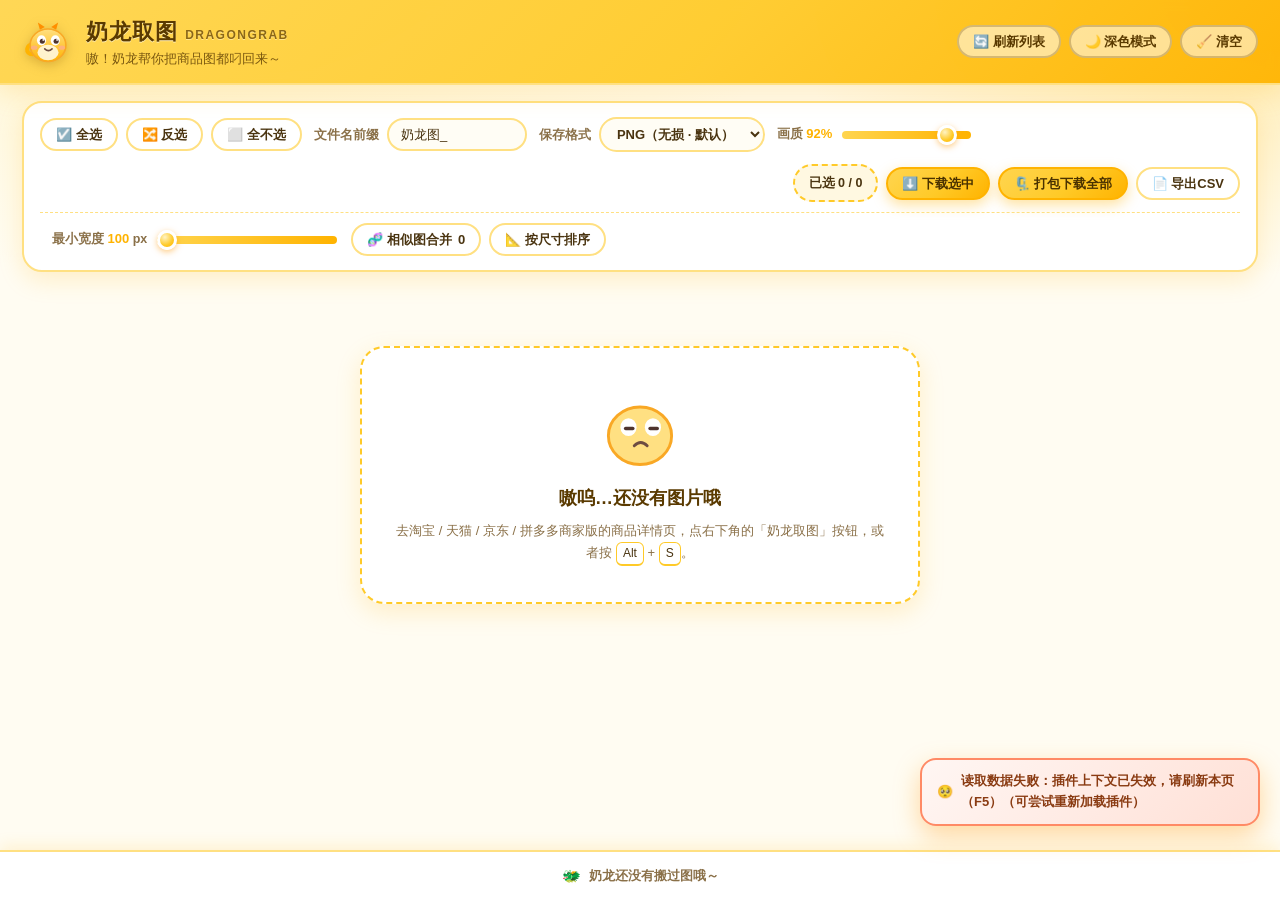
<file: dragongrab/gallery.html>
<!DOCTYPE html>
<html lang="zh-CN">
<head>
  <meta charset="UTF-8" />
  <meta name="viewport" content="width=device-width, initial-scale=1.0" />
  <title>奶龙取图 / DragonGrab</title>
  <link rel="stylesheet" href="gallery.css" />
</head>
<body>
  <!-- ======================= 顶部标题栏 ======================= -->
  <header class="dg-header">
    <div class="dg-brand">
      <span class="dg-logo">
        <!-- 黄色奶龙 Logo（纯 SVG 绘制） -->
        <svg viewBox="0 0 64 64" xmlns="http://www.w3.org/2000/svg" aria-hidden="true">
          <defs>
            <linearGradient id="dgLogoGrad" x1="0" y1="0" x2="0" y2="1">
              <stop offset="0" stop-color="#FFE082" />
              <stop offset="1" stop-color="#FFB300" />
            </linearGradient>
          </defs>
          <path d="M13 47 C3 47 5 34 14 35" fill="none" stroke="#FFB300" stroke-width="5" stroke-linecap="round" />
          <path d="M22 17 L19.5 8 L28 13.5 Z" fill="#FF8F00" />
          <path d="M42 17 L44.5 8 L36 13.5 Z" fill="#FF8F00" />
          <ellipse cx="32" cy="36" rx="22" ry="20" fill="url(#dgLogoGrad)" stroke="#F9A825" stroke-width="2" />
          <ellipse cx="32" cy="45" rx="13" ry="9.5" fill="#FFF8E1" opacity="0.9" />
          <ellipse cx="24" cy="30" rx="5.6" ry="6.2" fill="#FFFFFF" />
          <ellipse cx="41" cy="30" rx="5.6" ry="6.2" fill="#FFFFFF" />
          <circle cx="25" cy="31" r="3.1" fill="#4E342E" />
          <circle cx="42" cy="31" r="3.1" fill="#4E342E" />
          <circle cx="26.2" cy="29.4" r="1.1" fill="#FFFFFF" />
          <circle cx="43.2" cy="29.4" r="1.1" fill="#FFFFFF" />
          <ellipse cx="15" cy="39" rx="4" ry="2.6" fill="#FFAB91" opacity="0.75" />
          <ellipse cx="49" cy="39" rx="4" ry="2.6" fill="#FFAB91" opacity="0.75" />
          <path d="M28 40.5 Q32.5 45 37 40.5" fill="none" stroke="#6D4C41" stroke-width="2" stroke-linecap="round" />
        </svg>
      </span>
      <div class="dg-brand-text">
        <h1>奶龙取图 <span>DragonGrab</span></h1>
        <p id="dg-subtitle">嗷！奶龙帮你把商品图都叼回来～</p>
      </div>
    </div>
    <div class="dg-header-actions">
      <button type="button" class="dg-btn dg-btn-ghost" id="dg-rescan" title="重新读取最近一次提取的结果">🔄 刷新列表</button>
      <button type="button" class="dg-btn dg-btn-ghost" id="dg-dark-toggle" title="切换深色 / 浅色主题">🌙 深色模式</button>
      <button type="button" class="dg-btn dg-btn-ghost" id="dg-clear" title="清空当前列表与历史记录">🧹 清空</button>
    </div>
  </header>

  <!-- ======================= 工具栏 ======================= -->
  <section class="dg-toolbar">
    <div class="dg-toolbar-row">
      <div class="dg-tool-group">
        <button type="button" class="dg-btn dg-btn-soft" id="dg-select-all">☑️ 全选</button>
        <button type="button" class="dg-btn dg-btn-soft" id="dg-invert">🔀 反选</button>
        <button type="button" class="dg-btn dg-btn-soft" id="dg-select-none">⬜ 全不选</button>
      </div>

      <label class="dg-field">
        <span class="dg-field-label">文件名前缀</span>
        <input type="text" id="dg-prefix" value="奶龙图_" placeholder="奶龙图_" maxlength="40" />
      </label>

      <label class="dg-field">
        <span class="dg-field-label">保存格式</span>
        <select id="dg-format">
          <option value="png">PNG（无损 · 默认）</option>
          <option value="jpg">JPG（体积小）</option>
          <option value="webp">WebP（最小）</option>
        </select>
      </label>

      <label class="dg-field" id="dg-quality-field" hidden>
        <span class="dg-field-label">画质 <b id="dg-quality-value">92%</b></span>
        <input type="range" id="dg-quality" min="40" max="100" step="1" value="92" />
      </label>

      <div class="dg-tool-group dg-tool-group-right">
        <span class="dg-count-badge" id="dg-selected-count">已选 0 / 0</span>
        <button type="button" class="dg-btn dg-btn-primary" id="dg-download-selected">⬇️ 下载选中</button>
        <button type="button" class="dg-btn dg-btn-primary" id="dg-download-zip">🗜️ 打包下载全部</button>
        <button type="button" class="dg-btn dg-btn-soft" id="dg-export-csv">📄 导出CSV</button>
      </div>
    </div>

    <div class="dg-toolbar-row dg-toolbar-row-2">
      <div class="dg-tool-group" id="dg-category-tabs">
        <!-- 分类标签由 JS 渲染：全部 / 主图 / 细节图 / SKU图 -->
      </div>

      <label class="dg-field dg-field-slider">
        <span class="dg-field-label">最小宽度 <b id="dg-minwidth-value">100</b> px</span>
        <input type="range" id="dg-minwidth" min="100" max="1000" step="10" value="100" />
      </label>

      <div class="dg-tool-group">
        <button type="button" class="dg-btn dg-btn-soft" id="dg-merge-similar" title="用感知哈希把同一张图的轻微裁剪 / 不同尺寸版本合并显示">
          🧬 相似图合并 <b id="dg-merge-count">0</b>
        </button>
        <button type="button" class="dg-btn dg-btn-soft" id="dg-sort-size" title="按像素面积从大到小排序">📐 按尺寸排序</button>
      </div>
    </div>
  </section>

  <!-- ======================= 进度条 ======================= -->
  <div class="dg-progress" id="dg-progress-wrap" hidden>
    <div class="dg-progress-head">
      <span class="dg-progress-text" id="dg-progress-text">准备中…</span>
      <span class="dg-progress-percent" id="dg-progress-percent">0%</span>
    </div>
    <div class="dg-progress-track"><div class="dg-progress-bar" id="dg-progress-bar"></div></div>
  </div>

  <!-- ======================= 图片网格 ======================= -->
  <main class="dg-main">
    <section class="dg-grid" id="dg-grid" aria-live="polite"></section>

    <div class="dg-empty" id="dg-empty">
      <div class="dg-empty-dragon">
        <svg viewBox="0 0 64 64" xmlns="http://www.w3.org/2000/svg" aria-hidden="true">
          <ellipse cx="32" cy="36" rx="22" ry="20" fill="#FFE082" stroke="#F9A825" stroke-width="2" />
          <ellipse cx="24" cy="30" rx="5.6" ry="6.2" fill="#FFFFFF" />
          <ellipse cx="41" cy="30" rx="5.6" ry="6.2" fill="#FFFFFF" />
          <path d="M22 31 h5" stroke="#4E342E" stroke-width="2.4" stroke-linecap="round" />
          <path d="M39 31 h5" stroke="#4E342E" stroke-width="2.4" stroke-linecap="round" />
          <path d="M28 43 Q32.5 38.5 37 43" fill="none" stroke="#6D4C41" stroke-width="2" stroke-linecap="round" />
        </svg>
      </div>
      <h2>嗷呜…还没有图片哦</h2>
      <p>去淘宝 / 天猫 / 京东 / 拼多多商家版的商品详情页，点右下角的「奶龙取图」按钮，或者按 <kbd>Alt</kbd> + <kbd>S</kbd>。</p>
    </div>
  </main>

  <!-- ======================= 底部历史记录 ======================= -->
  <footer class="dg-footer" id="dg-footer">
    <span class="dg-footer-dragon">🐲</span>
    <span id="dg-history-text">奶龙还没有搬过图哦～</span>
  </footer>

  <!-- ======================= 大图预览遮罩层 ======================= -->
  <div class="dg-lightbox" id="dg-lightbox" hidden>
    <div class="dg-lightbox-mask" id="dg-lightbox-mask"></div>
    <div class="dg-lightbox-panel">
      <header class="dg-lightbox-head">
        <span class="dg-lightbox-logo">
          <svg viewBox="0 0 64 64" xmlns="http://www.w3.org/2000/svg" aria-hidden="true">
            <ellipse cx="32" cy="36" rx="22" ry="20" fill="#FFCA28" stroke="#F9A825" stroke-width="2" />
            <ellipse cx="24" cy="30" rx="5.6" ry="6.2" fill="#FFFFFF" />
            <ellipse cx="41" cy="30" rx="5.6" ry="6.2" fill="#FFFFFF" />
            <circle cx="25" cy="31" r="3.1" fill="#4E342E" />
            <circle cx="42" cy="31" r="3.1" fill="#4E342E" />
            <path d="M28 40.5 Q32.5 45 37 40.5" fill="none" stroke="#6D4C41" stroke-width="2" stroke-linecap="round" />
          </svg>
        </span>
        <strong>奶龙取图 · 大图预览</strong>
        <button type="button" class="dg-btn dg-btn-ghost dg-lightbox-close" id="dg-lightbox-close">✕ 关闭</button>
      </header>

      <div class="dg-lightbox-body">
        <button type="button" class="dg-lightbox-nav dg-lightbox-prev" id="dg-lightbox-prev" title="上一张（←）">‹</button>
        <div class="dg-lightbox-stage">
          <img id="dg-lightbox-img" alt="预览图" />
          <div class="dg-lightbox-loading" id="dg-lightbox-loading">奶龙正在叼图…</div>
        </div>
        <button type="button" class="dg-lightbox-nav dg-lightbox-next" id="dg-lightbox-next" title="下一张（→）">›</button>
      </div>

      <footer class="dg-lightbox-foot">
        <span id="dg-lightbox-meta">—</span>
        <span class="dg-lightbox-tip">← → 切换 · ESC 关闭 · 点击遮罩关闭</span>
      </footer>
    </div>
  </div>

  <!-- ======================= 悬停 2 倍放大预览 ======================= -->
  <div class="dg-hover-preview" id="dg-hover-preview" hidden>
    <img id="dg-hover-preview-img" alt="悬浮预览" />
    <div class="dg-hover-preview-meta" id="dg-hover-preview-meta"></div>
  </div>

  <!-- ======================= 轻提示 ======================= -->
  <div class="dg-toast-wrap" id="dg-toast-wrap"></div>

  <script src="gallery.js"></script>
</body>
</html>
</file>
<file: docs/css/style.css>
/* ==========================================================================
   奶龙取图 / DragonGrab —— 官网样式
   --------------------------------------------------------------------------
   目录：
     01. 主题变量（浅色 / 深色）        02. 基础与重置
     03. 通用工具类（容器 / 图标 / 吉祥物 / 出场动画）
     04. 按钮                            05. 顶部导航
     06. Hero 首屏                       07. 数据展示
     08. 在线演示动画                    09. 区块通用头部
     10. 卡片通用                        11. 产品介绍
     12. 对比表格                        13. 核心功能网格
     14. 安装步骤                        15. 用户评价
     16. 手风琴（FAQ / 更新日志）        17. 底部 CTA
     18. Footer                          19. 回到顶部
     20. 响应式（平板 / 手机 / 320px）   21. 无障碍与降级动画
   ========================================================================== */

/* ==========================================================================
   01. 主题变量
   ========================================================================== */
:root {
  /* —— 主色：暖黄色系渐变（改这里就能换整站主题） —— */
  --primary-1: #FFD54F;
  --primary-2: #FFCA28;
  --primary-3: #FFB300;
  --primary-deep: #E08A00;      /* 文字/图标用的深一点的金黄，保证对比度 */
  --primary-soft: #FFF8E1;      /* 淡黄底 */
  --primary-grad: linear-gradient(135deg, var(--primary-1) 0%, var(--primary-2) 55%, var(--primary-3) 100%);

  /* —— 品牌棕色（奶龙描边/文字） —— */
  --brown: #5A3A00;
  --brown-soft: #8D6E2F;

  /* —— 页面底色与表面 —— */
  --bg: #FFFCF2;
  --bg-alt: #FFF7E4;
  --surface: #FFFFFF;
  --surface-2: #FFFDF6;
  --surface-3: #FFF6DC;

  /* —— 文字 —— */
  --text: #3F2E12;
  --text-soft: #7A6746;
  --text-mute: #9C8A67;

  /* —— 边框与阴影 —— */
  --border: #FFE082;
  --border-soft: #FFEFC2;
  --shadow-sm: 0 2px 8px rgba(255, 179, 0, 0.12);
  --shadow-md: 0 8px 24px rgba(255, 179, 0, 0.16);
  --shadow-lg: 0 18px 44px rgba(255, 150, 0, 0.22);
  --glow: 0 0 0 4px rgba(255, 202, 40, 0.28);

  /* —— 状态色 —— */
  --good: #D98A00;
  --good-bg: rgba(255, 202, 40, 0.18);
  --bad: #A99A82;
  --bad-bg: rgba(150, 140, 125, 0.12);

  /* —— 圆角 —— */
  --r-sm: 10px;
  --r-md: 16px;
  --r-lg: 22px;
  --r-xl: 30px;
  --r-pill: 999px;

  /* —— 间距 —— */
  --sp-1: 0.25rem;
  --sp-2: 0.5rem;
  --sp-3: 0.75rem;
  --sp-4: 1rem;
  --sp-5: 1.5rem;
  --sp-6: 2rem;
  --sp-7: 3rem;
  --sp-8: 4rem;
  --sp-9: clamp(3.5rem, 7vw, 6.5rem);   /* 区块上下留白 */

  /* —— 字号（clamp 实现平滑缩放） —— */
  --fs-h1: clamp(2rem, 1.15rem + 3.6vw, 3.6rem);
  --fs-h2: clamp(1.5rem, 1.15rem + 1.6vw, 2.35rem);
  --fs-h3: clamp(1.05rem, 0.98rem + 0.35vw, 1.22rem);
  --fs-body: clamp(0.95rem, 0.9rem + 0.18vw, 1.06rem);
  --fs-sm: 0.87rem;
  --fs-xs: 0.78rem;

  /* —— 布局 —— */
  --container: 1180px;
  --nav-h: 68px;

  /* —— 动画 —— */
  --t-fast: 0.2s;
  --t-base: 0.3s;
  --ease: cubic-bezier(0.22, 0.61, 0.36, 1);
}

/* 深色模式：只换变量，不动结构 */
[data-theme="dark"] {
  --primary-deep: #FFC93C;
  --primary-soft: #33280D;

  --brown: #FFE9A8;
  --brown-soft: #C9B27A;

  --bg: #15130C;
  --bg-alt: #1B180F;
  --surface: #201D14;
  --surface-2: #262217;
  --surface-3: #2E2818;

  --text: #F6EBCB;
  --text-soft: #BBA87C;
  --text-mute: #94825C;

  --border: #4A3E1C;
  --border-soft: #383014;
  --shadow-sm: 0 2px 8px rgba(0, 0, 0, 0.4);
  --shadow-md: 0 10px 26px rgba(0, 0, 0, 0.48);
  --shadow-lg: 0 20px 50px rgba(0, 0, 0, 0.55);
  --glow: 0 0 0 4px rgba(255, 202, 40, 0.22);

  --good: #FFC93C;
  --good-bg: rgba(255, 201, 60, 0.14);
  --bad: #7E7462;
  --bad-bg: rgba(255, 255, 255, 0.05);
}

/* ==========================================================================
   02. 基础与重置
   ========================================================================== */
*,
*::before,
*::after { box-sizing: border-box; }

html {
  scroll-behavior: smooth;
  -webkit-text-size-adjust: 100%;
}

body {
  margin: 0;
  background: var(--bg);
  color: var(--text);
  font-family: -apple-system, BlinkMacSystemFont, "Segoe UI", "PingFang SC",
               "Hiragino Sans GB", "Microsoft YaHei", Roboto, Helvetica, Arial, sans-serif;
  font-size: var(--fs-body);
  line-height: 1.7;
  overflow-x: hidden;
  transition: background var(--t-base) var(--ease), color var(--t-base) var(--ease);
}

h1, h2, h3, h4, p, figure, blockquote, ol, ul { margin: 0; }
ol, ul { padding: 0; list-style: none; }
img, svg { max-width: 100%; }
a { color: inherit; text-decoration: none; }
button { font: inherit; color: inherit; }

/* 区块锚点定位时给吸顶导航留出空间 */
section[id] { scroll-margin-top: calc(var(--nav-h) + 16px); }

/* ==========================================================================
   03. 通用工具类
   ========================================================================== */
.container {
  width: 100%;
  max-width: var(--container);
  margin: 0 auto;
  padding: 0 clamp(1rem, 4vw, 2rem);
}

/* SVG 素材库容器：不能 display:none，否则 <use> 不渲染 */
.sprite {
  position: absolute;
  width: 0;
  height: 0;
  overflow: hidden;
  pointer-events: none;
}

/* 线框图标：颜色跟随文字；实心图标在 sprite 里自带 fill 属性，会覆盖继承值 */
.icon {
  width: 1.15em;
  height: 1.15em;
  flex: none;
  fill: none;
  stroke: currentColor;
  stroke-width: 1.8;
  stroke-linecap: round;
  stroke-linejoin: round;
  vertical-align: -0.16em;
}

/* 奶龙吉祥物容器（内部 <use> 引用 sprite） */
.dragon {
  width: 100%;
  height: 100%;
  display: block;
  filter: drop-shadow(0 4px 8px rgba(150, 100, 0, 0.18));
}

.visually-hidden {
  position: absolute;
  width: 1px;
  height: 1px;
  margin: -1px;
  padding: 0;
  overflow: hidden;
  clip: rect(0 0 0 0);
  white-space: nowrap;
  border: 0;
}

.skip-link {
  position: absolute;
  top: -100px;
  left: 16px;
  z-index: 999;
  padding: 10px 16px;
  border-radius: var(--r-pill);
  background: var(--surface);
  box-shadow: var(--shadow-md);
  font-weight: 700;
  transition: top var(--t-fast) var(--ease);
}
.skip-link:focus { top: 12px; }

/* 滚动出场动画：只有 JS 可用时才隐藏，避免 JS 关闭时内容看不见 */
.js .reveal {
  opacity: 0;
  transform: translateY(26px);
  transition: opacity 0.65s var(--ease), transform 0.65s var(--ease);
  transition-delay: var(--delay, 0ms);
}
.js .reveal.is-visible {
  opacity: 1;
  transform: none;
}

/* ==========================================================================
   04. 按钮
   ========================================================================== */
.btn {
  display: inline-flex;
  align-items: center;
  justify-content: center;
  gap: var(--sp-2);
  padding: 0.7em 1.5em;
  border: 2px solid transparent;
  border-radius: var(--r-pill);
  font-size: var(--fs-body);
  font-weight: 700;
  letter-spacing: 0.02em;
  cursor: pointer;
  white-space: nowrap;
  transition: transform var(--t-fast) var(--ease), box-shadow var(--t-base) var(--ease),
              background var(--t-base) var(--ease), color var(--t-base) var(--ease),
              border-color var(--t-base) var(--ease);
}
.btn--lg { padding: 0.85em 1.9em; font-size: clamp(1rem, 0.95rem + 0.25vw, 1.12rem); }

.btn--primary {
  background: var(--primary-grad);
  color: var(--brown);
  border-color: var(--primary-3);
  box-shadow: 0 8px 20px rgba(255, 179, 0, 0.34);
}
.btn--primary:hover {
  transform: translateY(-2px);
  box-shadow: 0 12px 30px rgba(255, 170, 0, 0.5), 0 0 0 6px rgba(255, 213, 79, 0.28);
}

.btn--outline {
  background: var(--surface);
  color: var(--text);
  border-color: var(--border);
  box-shadow: var(--shadow-sm);
}
.btn--outline:hover {
  transform: translateY(-2px);
  border-color: var(--primary-2);
  box-shadow: 0 10px 26px rgba(255, 179, 0, 0.26), 0 0 0 6px rgba(255, 213, 79, 0.18);
}

.btn--dark {
  background: #3A2A08;
  color: #FFF3CC;
  border-color: #3A2A08;
  box-shadow: 0 10px 26px rgba(60, 40, 0, 0.32);
}
.btn--dark:hover {
  transform: translateY(-2px);
  box-shadow: 0 14px 34px rgba(60, 40, 0, 0.42), 0 0 0 6px rgba(255, 255, 255, 0.28);
}

.btn--ghost {
  background: rgba(255, 255, 255, 0.35);
  color: var(--brown);
  border-color: rgba(90, 58, 0, 0.28);
}
.btn--ghost:hover {
  transform: translateY(-2px);
  background: rgba(255, 255, 255, 0.72);
  box-shadow: 0 0 0 6px rgba(255, 255, 255, 0.24);
}

/* 圆形图标按钮（主题切换 / 汉堡菜单） */
.icon-btn {
  display: inline-flex;
  align-items: center;
  justify-content: center;
  width: 42px;
  height: 42px;
  border: 2px solid var(--border);
  border-radius: 50%;
  background: var(--surface);
  color: var(--text);
  font-size: 1.15rem;
  cursor: pointer;
  transition: transform var(--t-fast) var(--ease), box-shadow var(--t-base) var(--ease),
              background var(--t-base) var(--ease), border-color var(--t-base) var(--ease);
}
.icon-btn:hover {
  transform: translateY(-2px) scale(1.04);
  border-color: var(--primary-2);
  box-shadow: 0 8px 20px rgba(255, 179, 0, 0.3), 0 0 0 5px rgba(255, 213, 79, 0.2);
}

/* 太阳/月亮图标随主题切换显示 */
#themeToggle .icon--moon { display: none; }
[data-theme="dark"] #themeToggle .icon--sun { display: none; }
[data-theme="dark"] #themeToggle .icon--moon { display: block; }

/* ==========================================================================
   05. 顶部导航
   ========================================================================== */
.nav {
  position: sticky;
  top: 0;
  z-index: 50;
  background: rgba(255, 252, 242, 0.72);
  border-bottom: 1px solid transparent;
  backdrop-filter: blur(14px) saturate(150%);
  -webkit-backdrop-filter: blur(14px) saturate(150%);
  transition: box-shadow var(--t-base) var(--ease), background var(--t-base) var(--ease),
              border-color var(--t-base) var(--ease);
}
[data-theme="dark"] .nav { background: rgba(21, 19, 12, 0.72); }

.nav.is-scrolled {
  border-bottom-color: var(--border-soft);
  background: rgba(255, 252, 242, 0.9);
  box-shadow: 0 6px 22px rgba(255, 179, 0, 0.14);
}
[data-theme="dark"] .nav.is-scrolled {
  background: rgba(21, 19, 12, 0.92);
  box-shadow: 0 6px 22px rgba(0, 0, 0, 0.5);
}

.nav__inner {
  display: flex;
  align-items: center;
  gap: var(--sp-4);
  min-height: var(--nav-h);
}

.nav__brand {
  display: flex;
  align-items: center;
  gap: var(--sp-3);
  margin-right: auto;
}
.nav__logo {
  display: inline-flex;
  width: 38px;
  height: 38px;
  flex: none;
  transition: transform var(--t-base) var(--ease);
}
.nav__brand:hover .nav__logo { transform: rotate(-8deg) scale(1.06); }

.nav__brand-text { display: flex; flex-direction: column; line-height: 1.15; }
.nav__brand-text strong {
  font-size: 1.05rem;
  font-weight: 800;
  letter-spacing: 0.04em;
  color: var(--brown);
}
.nav__brand-text em {
  font-size: 0.66rem;
  font-style: normal;
  font-weight: 700;
  letter-spacing: 0.18em;
  text-transform: uppercase;
  color: var(--brown-soft);
}

.nav__menu {
  display: flex;
  align-items: center;
  gap: var(--sp-1);
}
.nav__link {
  padding: 0.5em 0.95em;
  border-radius: var(--r-pill);
  font-size: var(--fs-sm);
  font-weight: 700;
  color: var(--text-soft);
  transition: color var(--t-fast) var(--ease), background var(--t-fast) var(--ease);
}
.nav__link:hover { color: var(--brown); background: var(--primary-soft); }
.nav__link.is-active {
  color: var(--brown);
  background: var(--primary-soft);
  box-shadow: inset 0 0 0 1.5px var(--border);
}
.nav__link--cta {
  margin-left: var(--sp-2);
  padding: 0.55em 1.2em;
  background: var(--primary-grad);
  color: var(--brown);
  box-shadow: 0 6px 16px rgba(255, 179, 0, 0.32);
}
.nav__link--cta:hover {
  background: var(--primary-grad);
  transform: translateY(-1px);
  box-shadow: 0 10px 24px rgba(255, 170, 0, 0.42);
}

.nav__actions { display: flex; align-items: center; gap: var(--sp-2); }
.nav__burger { display: none; }
#menuToggle .icon--close { display: none; }
#menuToggle[aria-expanded="true"] .icon--menu { display: none; }
#menuToggle[aria-expanded="true"] .icon--close { display: block; }

/* ==========================================================================
   06. Hero 首屏
   ========================================================================== */
.hero {
  position: relative;
  overflow: hidden;
  padding: clamp(2.5rem, 6vw, 5rem) 0 clamp(3rem, 7vw, 6rem);
}

/* 背景：黄色渐变光斑 + 漂浮小奶龙 */
.hero__bg { position: absolute; inset: 0; pointer-events: none; }

.blob {
  position: absolute;
  border-radius: 50%;
  filter: blur(60px);
  opacity: 0.55;
  will-change: transform;
}
.blob--1 {
  width: 46vw; height: 46vw; max-width: 620px; max-height: 620px;
  top: -14%; left: -10%;
  background: radial-gradient(circle at 35% 35%, var(--primary-1), rgba(255, 213, 79, 0) 70%);
  animation: blobFloat 22s ease-in-out infinite;
}
.blob--2 {
  width: 38vw; height: 38vw; max-width: 520px; max-height: 520px;
  top: 6%; right: -8%;
  background: radial-gradient(circle at 60% 40%, var(--primary-3), rgba(255, 179, 0, 0) 70%);
  animation: blobFloat 26s ease-in-out infinite reverse;
}
.blob--3 {
  width: 30vw; height: 30vw; max-width: 420px; max-height: 420px;
  bottom: -12%; left: 32%;
  background: radial-gradient(circle at 50% 50%, #FFE9A8, rgba(255, 233, 168, 0) 70%);
  animation: blobFloat 30s ease-in-out infinite;
}
@keyframes blobFloat {
  0%, 100% { transform: translate3d(0, 0, 0) scale(1); }
  33%      { transform: translate3d(4%, -5%, 0) scale(1.08); }
  66%      { transform: translate3d(-3%, 4%, 0) scale(0.96); }
}

/* 漂浮的小奶龙 */
.float-dragon {
  position: absolute;
  display: block;
  opacity: 0.5;
  animation: floatAround 9s ease-in-out infinite;
}
.float-dragon svg { display: block; width: 100%; height: 100%; }
.float-dragon--1 { width: 38px; height: 38px; top: 16%; left: 6%; animation-duration: 8s; }
.float-dragon--2 { width: 26px; height: 26px; top: 62%; left: 3%; animation-duration: 11s; animation-delay: -3s; }
.float-dragon--3 { width: 32px; height: 32px; top: 78%; left: 46%; animation-duration: 10s; animation-delay: -5s; }
.float-dragon--4 { width: 24px; height: 24px; top: 8%; left: 62%; animation-duration: 12s; animation-delay: -2s; }
@keyframes floatAround {
  0%, 100% { transform: translateY(0) rotate(-6deg); }
  50%      { transform: translateY(-16px) rotate(8deg); }
}

.hero__inner {
  position: relative;
  display: grid;
  grid-template-columns: 1.05fr 0.95fr;
  align-items: center;
  gap: clamp(2rem, 5vw, 4rem);
}

.hero__badge {
  display: inline-flex;
  align-items: center;
  gap: var(--sp-2);
  padding: 0.45em 1em;
  border: 1.5px solid var(--border);
  border-radius: var(--r-pill);
  background: var(--surface);
  color: var(--brown-soft);
  font-size: var(--fs-xs);
  font-weight: 700;
  letter-spacing: 0.03em;
  box-shadow: var(--shadow-sm);
}
.hero__badge .icon { color: var(--primary-deep); }

.hero__title {
  margin-top: var(--sp-4);
  font-size: var(--fs-h1);
  line-height: 1.16;
  font-weight: 900;
  letter-spacing: -0.01em;
  color: var(--brown);
}
.hero__title::after {
  content: "";
  display: block;
  width: 108px;
  height: 8px;
  margin-top: var(--sp-4);
  border-radius: var(--r-pill);
  background: var(--primary-grad);
}

.hero__subtitle {
  margin-top: var(--sp-4);
  max-width: 34em;
  font-size: clamp(1rem, 0.95rem + 0.3vw, 1.16rem);
  color: var(--text-soft);
}

.hero__actions {
  display: flex;
  flex-wrap: wrap;
  gap: var(--sp-3);
  margin-top: var(--sp-6);
}

.hero__meta {
  display: flex;
  flex-wrap: wrap;
  gap: var(--sp-5);
  margin-top: var(--sp-6);
  color: var(--text-soft);
  font-size: var(--fs-sm);
  font-weight: 600;
}
.hero__meta li { display: inline-flex; align-items: center; gap: var(--sp-2); }
.hero__meta .icon { color: var(--primary-deep); }

/* —— Hero 右侧：界面模拟 + 大奶龙 —— */
.hero__visual {
  position: relative;
  min-height: 380px;
}

.mock {
  position: relative;
  border: 2px solid var(--border);
  border-radius: var(--r-lg);
  background: var(--surface);
  box-shadow: var(--shadow-lg);
  overflow: hidden;
  transform: rotate(-1.2deg);
  transition: transform var(--t-base) var(--ease);
}
.hero__visual:hover .mock { transform: rotate(0deg) translateY(-4px); }

.mock__bar {
  display: flex;
  align-items: center;
  gap: 6px;
  padding: 10px 12px;
  background: var(--surface-3);
  border-bottom: 1px solid var(--border-soft);
}
.mock__dot {
  width: 9px; height: 9px;
  border-radius: 50%;
  background: var(--primary-3);
  opacity: 0.55;
}
.mock__dot:nth-child(2) { opacity: 0.4; }
.mock__dot:nth-child(3) { opacity: 0.28; }
.mock__url {
  margin-left: var(--sp-3);
  padding: 3px 12px;
  border-radius: var(--r-pill);
  background: var(--surface);
  color: var(--text-mute);
  font-size: 0.7rem;
  letter-spacing: 0.02em;
  white-space: nowrap;
  overflow: hidden;
  text-overflow: ellipsis;
}

.mock__page {
  display: grid;
  grid-template-columns: 1fr 1.1fr;
  gap: var(--sp-4);
  padding: var(--sp-4);
  background: var(--surface-2);
}
.mock__side { display: flex; flex-direction: column; gap: 8px; padding-top: 4px; }
.mock__line {
  height: 9px;
  border-radius: var(--r-pill);
  background: var(--border-soft);
}
.mock__line--title { height: 14px; width: 78%; background: var(--primary-1); }
.mock__line--short { width: 52%; }
.mock__tiles { display: grid; grid-template-columns: repeat(4, 1fr); gap: 6px; margin-top: auto; }
.mock__tile {
  aspect-ratio: 1;
  border-radius: 8px;
  background: linear-gradient(135deg, var(--primary-1), var(--primary-3));
  opacity: 0.85;
}
.mock__tile:nth-child(even) { opacity: 0.6; }

.mock__gallery {
  display: grid;
  grid-template-columns: repeat(2, 1fr);
  gap: 8px;
  position: relative;
}
.mock__shot {
  aspect-ratio: 1;
  border-radius: var(--r-sm);
  border: 1px solid var(--border-soft);
  box-shadow: inset 0 0 0 4px rgba(255, 255, 255, 0.65);
}
.mock__shot--a { background: linear-gradient(140deg, #FFE082, #FFB300); }
.mock__shot--b { background: linear-gradient(140deg, #FFCC80, #F57C00); }
.mock__shot--c { background: linear-gradient(140deg, #FFF3C4, #FFCA28); }
.mock__shot--d { background: linear-gradient(140deg, #FFD54F, #E08A00); }

.mock__toast {
  position: absolute;
  left: 50%;
  bottom: 8px;
  transform: translateX(-50%);
  padding: 5px 12px;
  border: 1.5px solid var(--primary-2);
  border-radius: var(--r-pill);
  background: var(--surface);
  color: var(--brown);
  font-size: 0.7rem;
  font-weight: 800;
  white-space: nowrap;
  box-shadow: var(--shadow-sm);
  animation: mockToast 4s ease-in-out infinite;
}
@keyframes mockToast {
  0%, 45%, 100% { opacity: 0.35; transform: translateX(-50%) translateY(4px); }
  55%, 88%      { opacity: 1; transform: translateX(-50%) translateY(0); }
}

/* 模拟插件悬浮按钮 */
.mock__fab {
  position: absolute;
  right: 14px;
  bottom: 14px;
  display: inline-flex;
  align-items: center;
  gap: 7px;
  padding: 8px 15px 8px 10px;
  border: 2px solid var(--primary-3);
  border-radius: 20px;
  background: var(--primary-grad);
  color: var(--brown);
  font-size: 0.78rem;
  font-weight: 800;
  box-shadow: 0 8px 20px rgba(255, 179, 0, 0.45);
  animation: fabBreath 3.2s ease-in-out infinite;
}
.mock__fab .dragon { width: 22px; height: 22px; }
@keyframes fabBreath {
  0%, 100% { transform: scale(1); }
  50%      { transform: scale(1.06); }
}

/* 大奶龙吉祥物 */
.hero__mascot {
  position: absolute;
  left: -30px;
  bottom: -34px;
  width: clamp(96px, 13vw, 150px);
  height: clamp(96px, 13vw, 150px);
  animation: mascotBob 5s ease-in-out infinite;
  filter: drop-shadow(0 16px 26px rgba(190, 120, 0, 0.28));
}
.hero__mascot svg { width: 100%; height: 100%; }
@keyframes mascotBob {
  0%, 100% { transform: translateY(0) rotate(-3deg); }
  50%      { transform: translateY(-10px) rotate(3deg); }
}

/* ==========================================================================
   07. 数据展示
   ========================================================================== */
.stats {
  padding: var(--sp-7) 0;
  background: linear-gradient(180deg, rgba(255, 248, 225, 0.75), rgba(255, 252, 242, 0));
}
[data-theme="dark"] .stats {
  background: linear-gradient(180deg, rgba(51, 40, 13, 0.6), rgba(21, 19, 12, 0));
}

.stats__grid {
  display: grid;
  grid-template-columns: repeat(3, 1fr);
  gap: var(--sp-5);
  text-align: center;
}

.stat__num {
  font-size: clamp(2.1rem, 1.4rem + 3vw, 3.4rem);
  font-weight: 900;
  line-height: 1.1;
  background: var(--primary-grad);
  -webkit-background-clip: text;
  background-clip: text;
  color: transparent;
  -webkit-text-fill-color: transparent;
}
.stat__label {
  margin-top: var(--sp-2);
  color: var(--text-soft);
  font-size: var(--fs-sm);
  font-weight: 700;
  letter-spacing: 0.06em;
}

/* ==========================================================================
   08. 在线演示动画（5 秒一个循环）
   ========================================================================== */
.demo { padding: var(--sp-9) 0; }

.demo__inner {
  display: grid;
  grid-template-columns: 0.95fr 1.05fr;
  align-items: center;
  gap: clamp(2rem, 5vw, 4rem);
}

.tick-list {
  display: flex;
  flex-direction: column;
  gap: var(--sp-3);
  margin-top: var(--sp-5);
  color: var(--text-soft);
  font-weight: 600;
}
.tick-list li { display: flex; align-items: center; gap: var(--sp-3); }
.tick-list .icon { color: var(--primary-deep); }

/* 演示舞台 */
.demo__stage { position: relative; }

.stage__browser {
  border: 2px solid var(--border);
  border-radius: var(--r-lg);
  background: var(--surface);
  box-shadow: var(--shadow-lg);
  overflow: hidden;
}
.stage__body {
  position: relative;
  padding: var(--sp-4);
  background: var(--surface-2);
}
.stage__grid {
  display: grid;
  grid-template-columns: repeat(4, 1fr);
  gap: 8px;
}

/* 每张“图片”依次出现 */
.stage__img {
  aspect-ratio: 1;
  border-radius: var(--r-sm);
  border: 1px solid var(--border-soft);
  background: linear-gradient(140deg, #FFE082, #FFB300);
  box-shadow: inset 0 0 0 5px rgba(255, 255, 255, 0.7);
  opacity: 0;
  animation: stageImgIn 5s var(--ease) infinite;
  animation-delay: calc(var(--i, 0) * 0.12s);
}
.stage__img--t2 { background: linear-gradient(140deg, #FFCC80, #F57C00); }
.stage__img--t3 { background: linear-gradient(140deg, #FFF3C4, #FFCA28); }
.stage__img--t4 { background: linear-gradient(140deg, #FFD54F, #E08A00); }
.stage__img--t5 { background: linear-gradient(140deg, #FFE9A8, #FFA726); }
.stage__img--t6 { background: linear-gradient(140deg, #FFB74D, #EF6C00); }

@keyframes stageImgIn {
  0%, 10%    { opacity: 0; transform: scale(0.5); }
  16%, 86%   { opacity: 1; transform: scale(1); }
  94%, 100%  { opacity: 0; transform: scale(0.92); }
}
[data-theme="dark"] .stage__img { box-shadow: inset 0 0 0 5px rgba(0, 0, 0, 0.25); }

/* 演示里的插件按钮：先“被点击”，再开始加载 */
.stage__fab {
  position: absolute;
  right: 16px;
  bottom: 16px;
  display: inline-flex;
  align-items: center;
  gap: 7px;
  padding: 8px 15px 8px 10px;
  border: 2px solid var(--primary-3);
  border-radius: 20px;
  background: var(--primary-grad);
  color: var(--brown);
  font-size: 0.78rem;
  font-weight: 800;
  box-shadow: 0 8px 20px rgba(255, 179, 0, 0.42);
  animation: stageFab 5s var(--ease) infinite;
}
.stage__fab .dragon { width: 22px; height: 22px; }
.stage__fab::after {
  content: "";
  position: absolute;
  inset: -6px;
  border-radius: 26px;
  border: 2px solid var(--primary-2);
  opacity: 0;
  animation: stageRipple 5s var(--ease) infinite;
}
@keyframes stageFab {
  0%, 4%   { transform: scale(1); }
  7%       { transform: scale(0.9); }
  11%      { transform: scale(1.07); }
  16%, 100% { transform: scale(1); }
}
@keyframes stageRipple {
  0%, 6%   { opacity: 0; transform: scale(0.9); }
  12%      { opacity: 0.9; transform: scale(1.05); }
  24%, 100% { opacity: 0; transform: scale(1.22); }
}

/* 提取完成的提示 */
.stage__toast {
  position: absolute;
  left: 50%;
  top: 14px;
  transform: translateX(-50%) translateY(-8px);
  padding: 6px 14px;
  border: 2px solid var(--primary-2);
  border-radius: var(--r-pill);
  background: var(--surface);
  color: var(--brown);
  font-size: 0.78rem;
  font-weight: 800;
  white-space: nowrap;
  box-shadow: var(--shadow-md);
  animation: stageToast 5s var(--ease) infinite;
}
@keyframes stageToast {
  0%, 42%   { opacity: 0; transform: translateX(-50%) translateY(-8px); }
  50%, 86%  { opacity: 1; transform: translateX(-50%) translateY(0); }
  94%, 100% { opacity: 0; transform: translateX(-50%) translateY(-8px); }
}

/* ==========================================================================
   09. 区块通用头部
   ========================================================================== */
section { position: relative; }

.section__head {
  max-width: 46rem;
  margin: 0 auto var(--sp-7);
  text-align: center;
}
.section__title {
  font-size: var(--fs-h2);
  font-weight: 900;
  line-height: 1.3;
  letter-spacing: -0.01em;
  color: var(--brown);
}
.section__desc {
  margin-top: var(--sp-3);
  color: var(--text-soft);
  font-size: clamp(0.98rem, 0.94rem + 0.2vw, 1.1rem);
}

/* ==========================================================================
   10. 卡片通用
   ========================================================================== */
.cards { display: grid; gap: var(--sp-5); }
.cards--3 { grid-template-columns: repeat(3, 1fr); }
.cards--grid { grid-template-columns: repeat(auto-fit, minmax(230px, 1fr)); }

.card {
  position: relative;
  padding: var(--sp-5);
  border: 1.5px solid var(--border-soft);
  border-radius: var(--r-lg);
  background: var(--surface);
  box-shadow: var(--shadow-sm);
  transition: transform var(--t-base) var(--ease), box-shadow var(--t-base) var(--ease),
              border-color var(--t-base) var(--ease);
}
.card:hover {
  transform: translateY(-6px);
  border-color: var(--primary-2);
  box-shadow: var(--shadow-lg);
}

.card__icon {
  display: inline-flex;
  align-items: center;
  justify-content: center;
  width: 46px;
  height: 46px;
  margin-bottom: var(--sp-4);
  border-radius: var(--r-md);
  background: var(--primary-soft);
  border: 1.5px solid var(--border);
  color: var(--primary-deep);
  font-size: 1.35rem;
  transition: transform var(--t-base) var(--ease), background var(--t-base) var(--ease);
}
.card:hover .card__icon {
  transform: rotate(-6deg) scale(1.06);
  background: var(--primary-grad);
  color: var(--brown);
}

.card__title {
  font-size: var(--fs-h3);
  font-weight: 800;
  color: var(--brown);
}
.card__desc {
  margin-top: var(--sp-2);
  color: var(--text-soft);
  font-size: var(--fs-sm);
}

.card--mini { padding: var(--sp-4) var(--sp-4) var(--sp-5); }
.card--mini .card__icon { width: 40px; height: 40px; font-size: 1.15rem; }

/* ==========================================================================
   11. 产品介绍
   ========================================================================== */
.about { padding: var(--sp-9) 0; background: var(--bg-alt); }
.card--feature { text-align: center; padding: var(--sp-6) var(--sp-5); }
.card--feature .card__icon {
  width: 58px; height: 58px;
  border-radius: 50%;
  font-size: 1.6rem;
}

/* ==========================================================================
   12. 对比表格
   ========================================================================== */
.compare { padding: var(--sp-9) 0; }
.table-wrap {
  overflow-x: auto;
  border: 1.5px solid var(--border);
  border-radius: var(--r-lg);
  background: var(--surface);
  box-shadow: var(--shadow-md);
}

.table {
  width: 100%;
  min-width: 560px;
  border-collapse: collapse;
  font-size: var(--fs-sm);
}
.table th,
.table td {
  padding: var(--sp-4) var(--sp-5);
  text-align: left;
  border-bottom: 1px solid var(--border-soft);
}
.table thead th {
  background: var(--surface-3);
  color: var(--brown);
  font-size: var(--fs-sm);
  font-weight: 800;
  white-space: nowrap;
}
.table tbody th {
  font-weight: 700;
  color: var(--text);
}
.table tbody tr:last-child th,
.table tbody tr:last-child td { border-bottom: none; }
.table tbody tr { transition: background var(--t-fast) var(--ease); }
.table tbody tr:hover { background: var(--surface-2); }

.table__brand {
  background: rgba(255, 248, 225, 0.6);
  color: var(--brown);
  font-weight: 700;
}
[data-theme="dark"] .table__brand { background: rgba(255, 202, 40, 0.07); }
.table thead .table__brand {
  display: table-cell;
  font-weight: 900;
}
.table thead .table__brand .dragon {
  display: inline-block;
  width: 22px;
  height: 22px;
  margin-right: 6px;
  vertical-align: -5px;
}

/* 对勾 / 叉号标记 */
.mark { display: inline-flex; align-items: center; gap: 7px; font-weight: 700; }
.mark .icon { font-size: 1.1rem; }
.mark--good { color: var(--good); }
.mark--good .icon {
  padding: 2px;
  border-radius: 50%;
  background: var(--good-bg);
  stroke-width: 2.6;
}
.mark--bad { color: var(--bad); }
.mark--bad .icon {
  padding: 2px;
  border-radius: 50%;
  background: var(--bad-bg);
  stroke-width: 2.4;
}

/* ==========================================================================
   13. 核心功能
   ========================================================================== */
.features { padding: var(--sp-9) 0; background: var(--bg-alt); }

/* ==========================================================================
   14. 安装步骤
   ========================================================================== */
.install { padding: var(--sp-9) 0; }

.steps {
  display: flex;
  align-items: stretch;
  justify-content: center;
  gap: var(--sp-2);
}

.step {
  flex: 1 1 0;
  min-width: 0;
  position: relative;
  padding: var(--sp-5) var(--sp-4) var(--sp-5);
  border: 1.5px solid var(--border-soft);
  border-radius: var(--r-lg);
  background: var(--surface);
  box-shadow: var(--shadow-sm);
  transition: transform var(--t-base) var(--ease), box-shadow var(--t-base) var(--ease),
              border-color var(--t-base) var(--ease);
}
.step:hover {
  transform: translateY(-6px);
  border-color: var(--primary-2);
  box-shadow: var(--shadow-lg);
}

.step__num {
  display: inline-flex;
  align-items: center;
  justify-content: center;
  width: 34px;
  height: 34px;
  margin-bottom: var(--sp-3);
  border-radius: 50%;
  background: var(--primary-grad);
  color: var(--brown);
  font-weight: 900;
  box-shadow: 0 6px 14px rgba(255, 179, 0, 0.32);
}
.step__title {
  font-size: var(--fs-h3);
  font-weight: 800;
  color: var(--brown);
}
.step__desc {
  margin-top: var(--sp-2);
  color: var(--text-soft);
  font-size: var(--fs-sm);
}

/* 行内代码（chrome://extensions 之类） */
code {
  padding: 0.15em 0.5em;
  border: 1px solid var(--border);
  border-radius: 7px;
  background: var(--primary-soft);
  color: var(--brown);
  font-family: ui-monospace, SFMono-Regular, Menlo, Consolas, "Courier New", monospace;
  font-size: 0.9em;
  word-break: break-all;
}

/* 步骤之间的小箭头 */
.step__arrow {
  display: flex;
  align-items: center;
  justify-content: center;
  flex: none;
  width: 34px;
  color: var(--primary-3);
  font-size: 1.3rem;
  animation: arrowNudge 2.4s ease-in-out infinite;
}
.step__arrow .icon { stroke-width: 2.2; }
@keyframes arrowNudge {
  0%, 100% { transform: translateX(0); opacity: 0.55; }
  50%      { transform: translateX(4px); opacity: 1; }
}

/* ==========================================================================
   15. 用户评价
   ========================================================================== */
.reviews { padding: var(--sp-9) 0; background: var(--bg-alt); }

.card--review { display: flex; flex-direction: column; gap: var(--sp-4); }
.review__stars { display: flex; gap: 3px; color: var(--primary-3); font-size: 1.05rem; }
.review__text {
  color: var(--text-soft);
  font-size: var(--fs-sm);
  line-height: 1.8;
}
.review__user { display: flex; align-items: center; gap: var(--sp-3); margin-top: auto; }
.review__avatar {
  display: inline-flex;
  width: 44px;
  height: 44px;
  flex: none;
  padding: 3px;
  border-radius: 50%;
  background: var(--primary-soft);
  border: 1.5px solid var(--border);
}
.review__info { display: flex; flex-direction: column; line-height: 1.35; }
.review__info strong { color: var(--brown); font-size: var(--fs-sm); font-weight: 800; }
.review__info em { color: var(--text-mute); font-size: var(--fs-xs); font-style: normal; }

/* ==========================================================================
   16. 手风琴（FAQ / 更新日志）
   ========================================================================== */
.faq, .changelog { padding: var(--sp-9) 0; }
.changelog { background: var(--bg-alt); }

.acc {
  max-width: 52rem;
  margin: 0 auto;
  display: flex;
  flex-direction: column;
  gap: var(--sp-3);
}

.acc__item {
  border: 1.5px solid var(--border-soft);
  border-radius: var(--r-md);
  background: var(--surface);
  box-shadow: var(--shadow-sm);
  overflow: hidden;
  transition: border-color var(--t-base) var(--ease), box-shadow var(--t-base) var(--ease);
}
.acc__item:hover { border-color: var(--primary-2); }
.acc__item.is-open {
  border-color: var(--primary-2);
  box-shadow: var(--shadow-md);
}

.acc__head { margin: 0; }

.acc__btn {
  display: flex;
  align-items: center;
  justify-content: space-between;
  gap: var(--sp-4);
  width: 100%;
  padding: var(--sp-4) var(--sp-5);
  border: 0;
  background: transparent;
  color: var(--brown);
  font-size: clamp(0.98rem, 0.95rem + 0.2vw, 1.08rem);
  font-weight: 800;
  text-align: left;
  cursor: pointer;
  transition: background var(--t-fast) var(--ease);
}
.acc__btn:hover { background: var(--primary-soft); }

.acc__chevron {
  font-size: 1.25rem;
  color: var(--primary-deep);
  transition: transform var(--t-base) var(--ease);
}
.acc__btn[aria-expanded="true"] .acc__chevron { transform: rotate(180deg); }

/* 折叠面板：靠 max-height 过渡实现平滑展开 */
.acc__panel {
  max-height: 0;
  overflow: hidden;
  transition: max-height var(--t-base) var(--ease);
}
.acc__inner {
  padding: 0 var(--sp-5) var(--sp-5);
  color: var(--text-soft);
  font-size: var(--fs-sm);
}

/* 更新日志：版本号 + 日期 */
.acc__version {
  display: inline-flex;
  align-items: center;
  gap: var(--sp-3);
  flex-wrap: wrap;
}
.acc__version b {
  padding: 0.15em 0.7em;
  border-radius: var(--r-pill);
  background: var(--primary-grad);
  color: var(--brown);
  font-size: var(--fs-xs);
  font-weight: 900;
  letter-spacing: 0.04em;
}
.acc__version time { color: var(--text-mute); font-size: var(--fs-xs); font-weight: 700; }

.log-list { display: flex; flex-direction: column; gap: var(--sp-2); }
.log-list li { position: relative; padding-left: 1.2em; }
.log-list li::before {
  content: "";
  position: absolute;
  left: 0.2em;
  top: 0.7em;
  width: 6px;
  height: 6px;
  border-radius: 50%;
  background: var(--primary-3);
}

/* ==========================================================================
   17. 底部 CTA
   ========================================================================== */
.cta { padding: var(--sp-8) 0; }

.cta__inner {
  position: relative;
  display: grid;
  grid-template-columns: 1.35fr 0.65fr;
  align-items: center;
  gap: var(--sp-6);
  padding: clamp(1.8rem, 5vw, 3.4rem);
  border: 2px solid var(--primary-3);
  border-radius: var(--r-xl);
  background: var(--primary-grad);
  box-shadow: var(--shadow-lg);
  overflow: hidden;
}
/* CTA 上的柔光装饰 */
.cta__inner::before {
  content: "";
  position: absolute;
  top: -40%;
  right: -10%;
  width: 420px;
  height: 420px;
  border-radius: 50%;
  background: radial-gradient(circle, rgba(255, 255, 255, 0.65), rgba(255, 255, 255, 0) 68%);
  animation: blobFloat 18s ease-in-out infinite;
  pointer-events: none;
}

.cta__copy { position: relative; }
.cta__title {
  font-size: clamp(1.35rem, 1.05rem + 1.9vw, 2.1rem);
  font-weight: 900;
  line-height: 1.32;
  color: #3A2A08;
}
.cta__desc {
  margin-top: var(--sp-3);
  max-width: 34em;
  color: rgba(58, 42, 8, 0.82);
  font-weight: 600;
}
.cta__actions {
  display: flex;
  flex-wrap: wrap;
  gap: var(--sp-3);
  margin-top: var(--sp-5);
}
.cta__note {
  margin-top: var(--sp-4);
  color: rgba(58, 42, 8, 0.68);
  font-size: var(--fs-xs);
  font-weight: 700;
}

.cta__mascot {
  position: relative;
  justify-self: center;
  width: clamp(110px, 16vw, 180px);
  height: clamp(110px, 16vw, 180px);
  animation: mascotBob 5.5s ease-in-out infinite;
}
.cta__mascot svg { width: 100%; height: 100%; }
.float-dragon--5 {
  width: 26px; height: 26px; top: -14px; right: -6px;
  opacity: 0.9; animation-duration: 7s;
}
.float-dragon--6 {
  width: 20px; height: 20px; bottom: 4px; left: -12px;
  opacity: 0.9; animation-duration: 9s; animation-delay: -4s;
}

/* ==========================================================================
   18. Footer
   ========================================================================== */
.footer {
  padding: var(--sp-7) 0 var(--sp-6);
  border-top: 1px solid var(--border-soft);
  background: var(--surface-2);
}
.footer__inner {
  display: grid;
  gap: var(--sp-4);
  text-align: center;
  justify-items: center;
}
.footer__brand { display: flex; align-items: center; gap: var(--sp-3); text-align: left; }
.footer__name { font-weight: 900; color: var(--brown); letter-spacing: 0.03em; }
.footer__name span {
  font-size: 0.72rem;
  letter-spacing: 0.16em;
  text-transform: uppercase;
  color: var(--brown-soft);
}
.footer__slogan { color: var(--text-mute); font-size: var(--fs-xs); }

.footer__links {
  display: flex;
  flex-wrap: wrap;
  justify-content: center;
  gap: var(--sp-2) var(--sp-4);
  font-size: var(--fs-sm);
  font-weight: 700;
  color: var(--text-soft);
}
.footer__links a {
  display: inline-flex;
  align-items: center;
  gap: 6px;
  padding: 4px 6px;
  border-radius: var(--r-sm);
  transition: color var(--t-fast) var(--ease), background var(--t-fast) var(--ease);
}
.footer__links a:hover { color: var(--brown); background: var(--primary-soft); }

.footer__platforms { color: var(--text-soft); font-size: var(--fs-xs); font-weight: 700; }
.footer__copy { color: var(--text-mute); font-size: var(--fs-xs); }

/* ==========================================================================
   19. 回到顶部
   ========================================================================== */
.to-top {
  position: fixed;
  right: clamp(14px, 3vw, 26px);
  bottom: clamp(14px, 3vw, 26px);
  z-index: 40;
  display: inline-flex;
  align-items: center;
  justify-content: center;
  width: 44px;
  height: 44px;
  border: 2px solid var(--primary-3);
  border-radius: 50%;
  background: var(--primary-grad);
  color: var(--brown);
  font-size: 1.2rem;
  cursor: pointer;
  opacity: 0;
  visibility: hidden;
  transform: translateY(12px);
  box-shadow: 0 8px 20px rgba(255, 179, 0, 0.38);
  transition: opacity var(--t-base) var(--ease), transform var(--t-base) var(--ease),
              visibility var(--t-base) var(--ease), box-shadow var(--t-base) var(--ease);
}
.to-top .icon { transform: rotate(180deg); stroke-width: 2.4; }
.to-top.is-visible { opacity: 1; visibility: visible; transform: none; }
.to-top:hover { box-shadow: 0 12px 28px rgba(255, 170, 0, 0.55); transform: translateY(-3px); }

/* ==========================================================================
   20. 响应式
   ========================================================================== */

/* —— 平板：768px ~ 1023px —— */
@media (max-width: 1023px) {
  .hero__inner,
  .demo__inner { grid-template-columns: 1fr; }

  .hero__visual { min-height: 0; margin-top: var(--sp-5); }
  .hero__mascot { left: auto; right: -6px; bottom: -28px; }
  .demo__stage { order: 2; }

  .cards--3 { grid-template-columns: repeat(2, 1fr); }
  .card--review:last-child { grid-column: 1 / -1; }

  .steps { flex-wrap: wrap; }
  .step { flex: 1 1 calc(50% - var(--sp-4)); }
  .step__arrow { display: none; }

  .cta__inner { grid-template-columns: 1fr; text-align: left; }
  .cta__mascot { justify-self: flex-start; }
}

/* —— 手机：< 768px —— */
@media (max-width: 767px) {
  :root { --nav-h: 60px; }

  /* 汉堡菜单：下拉面板 */
  .nav__inner { flex-wrap: wrap; }
  .nav__burger { display: inline-flex; }

  .nav__menu {
    position: absolute;
    top: calc(100% + 10px);
    left: 12px;
    right: 12px;
    flex-direction: column;
    align-items: stretch;
    gap: 4px;
    padding: var(--sp-3);
    border: 1.5px solid var(--border);
    border-radius: var(--r-lg);
    background: var(--surface);
    box-shadow: var(--shadow-lg);
    opacity: 0;
    visibility: hidden;
    transform: translateY(-10px);
    transition: opacity var(--t-base) var(--ease), transform var(--t-base) var(--ease),
                visibility var(--t-base) var(--ease);
  }
  .nav__menu.is-open {
    opacity: 1;
    visibility: visible;
    transform: none;
  }
  .nav__link { padding: 0.75em 1em; font-size: var(--fs-body); }
  .nav__link--cta { margin-left: 0; justify-content: center; }

  /* 数据区：纵向排列 */
  .stats__grid { grid-template-columns: 1fr; gap: var(--sp-6); }

  /* 卡片与栅格统一变单列 */
  .cards--3,
  .cards--grid { grid-template-columns: 1fr; }
  .card--review:last-child { grid-column: auto; }

  /* Hero 视觉元素缩小 */
  .mock { transform: none; }
  .mock__page { grid-template-columns: 1fr; }
  .mock__side { display: none; }
  .hero__mascot { width: 92px; height: 92px; right: -4px; bottom: -22px; }
  .float-dragon--3,
  .float-dragon--4 { display: none; }

  /* 演示区：网格改为 3 列，按钮不遮挡 */
  .stage__grid { grid-template-columns: repeat(3, 1fr); }
  .stage__fab { right: 10px; bottom: 10px; padding: 6px 12px 6px 8px; font-size: 0.72rem; }
  .stage__fab .dragon { width: 18px; height: 18px; }
  .stage__toast { font-size: 0.72rem; }

  /* 安装步骤：纵向排列 */
  .steps { flex-direction: column; }
  .step { flex: 1 1 auto; }
  .step__arrow {
    display: flex;
    width: 100%;
    height: 26px;
    transform: rotate(90deg);
  }
  @keyframes arrowNudge {
    0%, 100% { transform: rotate(90deg) translateX(0); opacity: 0.55; }
    50%      { transform: rotate(90deg) translateX(4px); opacity: 1; }
  }

  /* 对比表格 → 卡片式上下排列 */
  .table-wrap { overflow: visible; border: 0; background: transparent; box-shadow: none; }
  .table { min-width: 0; display: block; }
  .table thead { display: none; }
  .table tbody { display: block; }
  .table tbody tr {
    display: block;
    margin-bottom: var(--sp-4);
    border: 1.5px solid var(--border-soft);
    border-radius: var(--r-lg);
    background: var(--surface);
    box-shadow: var(--shadow-sm);
    overflow: hidden;
  }
  .table tbody th,
  .table tbody td {
    display: block;
    padding: var(--sp-3) var(--sp-4);
    border-bottom: 1px dashed var(--border-soft);
  }
  .table tbody tr th:first-child {
    background: var(--surface-3);
    color: var(--brown);
    font-size: var(--fs-body);
    font-weight: 900;
    border-bottom: 1px solid var(--border-soft);
  }
  .table tbody td::before {
    content: attr(data-label);
    display: block;
    margin-bottom: 4px;
    color: var(--text-mute);
    font-size: var(--fs-xs);
    font-weight: 800;
    letter-spacing: 0.04em;
  }
  .table tbody td.table__brand {
    background: rgba(255, 248, 225, 0.7);
    border-bottom: none;
  }
  .table tbody tr:hover { background: var(--surface); }

  /* CTA */
  .cta__inner { text-align: center; }
  .cta__actions { justify-content: center; }
  .cta__mascot { justify-self: center; }

  /* 手风琴内边距收一点 */
  .acc__btn { padding: var(--sp-4); }
  .acc__inner { padding: 0 var(--sp-4) var(--sp-4); }
}

/* —— 小屏（320px 也要能看） —— */
@media (max-width: 400px) {
  .nav__brand-text em { display: none; }
  .hero__actions .btn { width: 100%; }
  .hero__meta { gap: var(--sp-3); }
  .stage__grid { grid-template-columns: repeat(2, 1fr); }
  .icon-btn { width: 38px; height: 38px; }
}

/* ==========================================================================
   21. 无障碍与降级动画
   ========================================================================== */
a:focus-visible,
button:focus-visible {
  outline: 3px solid var(--primary-3);
  outline-offset: 3px;
  border-radius: var(--r-sm);
}

/* 用户系统设置了「减少动态效果」时，关掉所有装饰动画 */
@media (prefers-reduced-motion: reduce) {
  html { scroll-behavior: auto; }

  .blob,
  .float-dragon,
  .hero__mascot,
  .cta__mascot,
  .mock__fab,
  .mock__toast,
  .step__arrow,
  .stage__fab,
  .stage__fab::after,
  .stage__toast,
  .cta__inner::before {
    animation: none !important;
  }

  .stage__img {
    animation: none !important;
    opacity: 1;
    transform: none;
  }

  .js .reveal {
    opacity: 1;
    transform: none;
    transition: none;
  }

  * { transition-duration: 0.01ms !important; }
}
</file>
<file: dragongrab/gallery.css>
/* ==========================================================================
   奶龙取图 / DragonGrab —— gallery.css（黄色奶龙主题 + 深色模式）
   ========================================================================== */

/* ---------------- 主题变量 ---------------- */
:root {
  --dg-yellow-1: #ffd54f;
  --dg-yellow-2: #ffca28;
  --dg-yellow-3: #ffb300;
  --dg-yellow-soft: #fff8e1;
  --dg-brown: #5a3a00;
  --dg-brown-light: #8d6e2f;

  --dg-page-bg: radial-gradient(1200px 600px at 10% -10%, #fff3c4 0%, transparent 60%),
                radial-gradient(900px 500px at 100% 0%, #ffe9a8 0%, transparent 55%),
                #fffcf2;
  --dg-panel-bg: #ffffff;
  --dg-panel-bg-2: #fffdf6;
  --dg-border: #ffe082;
  --dg-border-strong: #ffca28;
  --dg-text: #4a3410;
  --dg-text-soft: #8a7048;
  --dg-shadow: 0 8px 24px rgba(255, 179, 0, 0.18);
  --dg-shadow-strong: 0 14px 34px rgba(255, 150, 0, 0.28);
  --dg-mask: rgba(60, 40, 0, 0.55);
  --dg-input-bg: #fffdf5;
}

body.dg-dark {
  --dg-yellow-soft: #3a2f14;
  --dg-page-bg: radial-gradient(1000px 520px at 5% -10%, #2c2410 0%, transparent 60%),
                radial-gradient(800px 460px at 100% 0%, #241d0c 0%, transparent 55%),
                #17150f;
  --dg-panel-bg: #221f17;
  --dg-panel-bg-2: #1c1a13;
  --dg-border: #4a3f1d;
  --dg-border-strong: #7a6420;
  --dg-text: #f5e7c4;
  --dg-text-soft: #b8a373;
  --dg-brown: #ffe9a8;
  --dg-shadow: 0 8px 24px rgba(0, 0, 0, 0.45);
  --dg-shadow-strong: 0 14px 34px rgba(0, 0, 0, 0.6);
  --dg-mask: rgba(0, 0, 0, 0.78);
  --dg-input-bg: #17150f;
}

/* ---------------- 基础样式 ---------------- */
* { box-sizing: border-box; }

html, body {
  margin: 0;
  padding: 0;
  min-height: 100%;
}

body {
  background: var(--dg-page-bg);
  background-attachment: fixed;
  color: var(--dg-text);
  font-family: "PingFang SC", "Microsoft YaHei", "Hiragino Sans GB", "Helvetica Neue", Arial, sans-serif;
  font-size: 14px;
  line-height: 1.6;
  padding-bottom: 70px;
  transition: background 0.25s ease, color 0.25s ease;
}

h1, h2, h3, p { margin: 0; }
kbd {
  display: inline-block;
  padding: 1px 6px;
  border: 1px solid var(--dg-border-strong);
  border-bottom-width: 2px;
  border-radius: 6px;
  background: var(--dg-panel-bg);
  font-family: inherit;
  font-size: 12px;
  color: var(--dg-text);
}

/* ---------------- 顶部标题栏 ---------------- */
.dg-header {
  position: sticky;
  top: 0;
  z-index: 40;
  display: flex;
  flex-wrap: wrap;
  align-items: center;
  justify-content: space-between;
  gap: 14px;
  padding: 14px 22px;
  border-bottom: 2px solid var(--dg-border);
  background: linear-gradient(135deg, rgba(255, 213, 79, 0.95) 0%, rgba(255, 202, 40, 0.95) 55%, rgba(255, 179, 0, 0.95) 100%);
  box-shadow: var(--dg-shadow);
  backdrop-filter: blur(6px);
}

body.dg-dark .dg-header {
  background: linear-gradient(135deg, rgba(64, 52, 16, 0.96) 0%, rgba(45, 36, 10, 0.96) 100%);
}

.dg-brand { display: flex; align-items: center; gap: 12px; }

.dg-logo {
  display: inline-flex;
  width: 52px;
  height: 52px;
  flex: 0 0 auto;
  filter: drop-shadow(0 3px 6px rgba(122, 75, 0, 0.28));
  animation: dg-logo-bob 3.2s ease-in-out infinite;
}
.dg-logo svg { width: 100%; height: 100%; }

@keyframes dg-logo-bob {
  0%, 100% { transform: translateY(0) rotate(-2deg); }
  50%      { transform: translateY(-4px) rotate(2deg); }
}

.dg-brand-text h1 {
  font-size: 22px;
  font-weight: 800;
  letter-spacing: 1px;
  color: var(--dg-brown);
  text-shadow: 0 1px 0 rgba(255, 255, 255, 0.55);
}
body.dg-dark .dg-brand-text h1 { text-shadow: none; }

.dg-brand-text h1 span {
  font-size: 12px;
  font-weight: 700;
  letter-spacing: 1.5px;
  opacity: 0.7;
  text-transform: uppercase;
}

.dg-brand-text p {
  font-size: 12.5px;
  color: var(--dg-brown);
  opacity: 0.8;
}

.dg-header-actions { display: flex; flex-wrap: wrap; gap: 8px; }

/* ---------------- 按钮 ---------------- */
.dg-btn {
  display: inline-flex;
  align-items: center;
  gap: 6px;
  padding: 8px 14px;
  border: 2px solid transparent;
  border-radius: 999px;
  background: var(--dg-panel-bg);
  color: var(--dg-text);
  font-family: inherit;
  font-size: 13px;
  font-weight: 700;
  line-height: 1;
  cursor: pointer;
  white-space: nowrap;
  transition: transform 0.16s ease, box-shadow 0.16s ease, background 0.16s ease, opacity 0.16s ease;
}
.dg-btn:hover { transform: translateY(-1px) scale(1.03); }
.dg-btn:active { transform: scale(0.97); }
.dg-btn:disabled { opacity: 0.5; cursor: not-allowed; transform: none; }

.dg-btn-primary {
  border-color: var(--dg-yellow-3);
  background: linear-gradient(135deg, var(--dg-yellow-1) 0%, var(--dg-yellow-2) 55%, var(--dg-yellow-3) 100%);
  color: #4a3200;
  box-shadow: 0 5px 14px rgba(255, 179, 0, 0.38);
}
.dg-btn-primary:hover { box-shadow: 0 8px 20px rgba(255, 150, 0, 0.5); }

.dg-btn-soft {
  border-color: var(--dg-border);
  background: var(--dg-panel-bg);
  color: var(--dg-text);
}
.dg-btn-soft:hover { border-color: var(--dg-yellow-2); background: var(--dg-yellow-soft); }

.dg-btn-ghost {
  border-color: rgba(90, 58, 0, 0.25);
  background: rgba(255, 255, 255, 0.55);
  color: var(--dg-brown);
}
body.dg-dark .dg-btn-ghost {
  border-color: var(--dg-border);
  background: rgba(255, 255, 255, 0.06);
  color: var(--dg-text);
}
.dg-btn-ghost:hover { background: rgba(255, 255, 255, 0.85); }

/* ---------------- 工具栏 ---------------- */
.dg-toolbar {
  position: sticky;
  top: 82px;
  z-index: 30;
  display: flex;
  flex-direction: column;
  gap: 10px;
  margin: 16px 22px 8px;
  padding: 14px 16px;
  border: 2px solid var(--dg-border);
  border-radius: 20px;
  background: var(--dg-panel-bg);
  box-shadow: var(--dg-shadow);
}

.dg-toolbar-row {
  display: flex;
  flex-wrap: wrap;
  align-items: center;
  gap: 12px;
}
.dg-toolbar-row-2 { padding-top: 10px; border-top: 1px dashed var(--dg-border); }

.dg-tool-group { display: flex; align-items: center; gap: 8px; flex-wrap: wrap; }
.dg-tool-group-right { margin-left: auto; }

.dg-field { display: flex; align-items: center; gap: 8px; }
.dg-field-label { font-size: 12.5px; font-weight: 700; color: var(--dg-text-soft); white-space: nowrap; }
.dg-field-label b { color: var(--dg-yellow-3); font-size: 13px; }

.dg-field input[type="text"] {
  width: 140px;
  padding: 7px 12px;
  border: 2px solid var(--dg-border);
  border-radius: 999px;
  background: var(--dg-input-bg);
  color: var(--dg-text);
  font-family: inherit;
  font-size: 13px;
  outline: none;
  transition: border-color 0.16s ease, box-shadow 0.16s ease;
}
.dg-field input[type="text"]:focus {
  border-color: var(--dg-yellow-2);
  box-shadow: 0 0 0 4px rgba(255, 202, 40, 0.22);
}

.dg-field select {
  padding: 7px 12px;
  border: 2px solid var(--dg-border);
  border-radius: 999px;
  background: var(--dg-input-bg);
  color: var(--dg-text);
  font-family: inherit;
  font-size: 13px;
  font-weight: 600;
  outline: none;
  cursor: pointer;
}
.dg-field select:focus { border-color: var(--dg-yellow-2); }

.dg-field-slider input[type="range"] { width: 180px; }

/* 统一的滑块样式（奶油黄） */
input[type="range"] {
  -webkit-appearance: none;
  appearance: none;
  height: 8px;
  border-radius: 999px;
  background: linear-gradient(90deg, var(--dg-yellow-1), var(--dg-yellow-3));
  outline: none;
  cursor: pointer;
}
input[type="range"]::-webkit-slider-thumb {
  -webkit-appearance: none;
  appearance: none;
  width: 20px;
  height: 20px;
  border: 3px solid #fff;
  border-radius: 50%;
  background: radial-gradient(circle at 35% 30%, #fff3c4 0%, var(--dg-yellow-2) 60%, var(--dg-yellow-3) 100%);
  box-shadow: 0 2px 6px rgba(255, 150, 0, 0.5);
}
body.dg-dark input[type="range"]::-webkit-slider-thumb { border-color: #2b2415; }

.dg-count-badge {
  padding: 7px 14px;
  border: 2px dashed var(--dg-border-strong);
  border-radius: 999px;
  background: var(--dg-yellow-soft);
  color: var(--dg-text);
  font-size: 12.5px;
  font-weight: 800;
}

/* ---------------- 分类标签 ---------------- */
.dg-cat-tab {
  display: inline-flex;
  align-items: center;
  gap: 6px;
  padding: 7px 14px;
  border: 2px solid var(--dg-border);
  border-radius: 999px;
  background: var(--dg-panel-bg-2);
  color: var(--dg-text);
  font-family: inherit;
  font-size: 12.5px;
  font-weight: 700;
  cursor: pointer;
  transition: all 0.16s ease;
}
.dg-cat-tab:hover { transform: translateY(-1px); border-color: var(--dg-yellow-2); }
.dg-cat-tab.active {
  border-color: var(--dg-yellow-3);
  background: linear-gradient(135deg, var(--dg-yellow-1), var(--dg-yellow-3));
  color: #4a3200;
  box-shadow: 0 4px 12px rgba(255, 179, 0, 0.35);
}
.dg-cat-tab i {
  font-style: normal;
  padding: 1px 7px;
  border-radius: 999px;
  background: rgba(90, 58, 0, 0.12);
  font-size: 11.5px;
}

/* ---------------- 进度条 ---------------- */
.dg-progress {
  margin: 12px 22px;
  padding: 12px 16px;
  border: 2px solid var(--dg-border);
  border-radius: 18px;
  background: var(--dg-panel-bg);
  box-shadow: var(--dg-shadow);
}
.dg-progress-head {
  display: flex;
  align-items: center;
  justify-content: space-between;
  margin-bottom: 8px;
  font-size: 13px;
  font-weight: 700;
}
.dg-progress-text { color: var(--dg-text); overflow: hidden; text-overflow: ellipsis; white-space: nowrap; }
.dg-progress-percent { color: var(--dg-yellow-3); font-size: 14px; }
.dg-progress-track {
  height: 14px;
  border-radius: 999px;
  background: var(--dg-yellow-soft);
  border: 1px solid var(--dg-border);
  overflow: hidden;
}
.dg-progress-bar {
  width: 0%;
  height: 100%;
  border-radius: 999px;
  background: linear-gradient(90deg, var(--dg-yellow-1), var(--dg-yellow-2), var(--dg-yellow-3));
  background-size: 200% 100%;
  transition: width 0.25s ease;
  animation: dg-bar-shine 1.6s linear infinite;
}
@keyframes dg-bar-shine {
  from { background-position: 0% 0; }
  to   { background-position: 200% 0; }
}

/* ---------------- 图片网格（响应式：3 ~ 6 列） ---------------- */
.dg-main { padding: 6px 22px 20px; }

.dg-grid {
  display: grid;
  grid-template-columns: repeat(5, minmax(0, 1fr));
  gap: 16px;
}
@media (max-width: 1500px) { .dg-grid { grid-template-columns: repeat(4, minmax(0, 1fr)); } }
@media (max-width: 1180px) { .dg-grid { grid-template-columns: repeat(3, minmax(0, 1fr)); } }
@media (max-width: 860px)  { .dg-grid { grid-template-columns: repeat(2, minmax(0, 1fr)); } }
@media (min-width: 1860px) { .dg-grid { grid-template-columns: repeat(6, minmax(0, 1fr)); } }

/* ---------------- 图片卡片 ---------------- */
.dg-card {
  position: relative;
  display: flex;
  flex-direction: column;
  border: 2px solid var(--dg-border);
  border-radius: 18px;
  background: var(--dg-panel-bg);
  box-shadow: var(--dg-shadow);
  overflow: hidden;
  transition: transform 0.16s ease, box-shadow 0.16s ease, border-color 0.16s ease, opacity 0.16s ease;
}
.dg-card:hover {
  transform: translateY(-3px);
  border-color: var(--dg-yellow-2);
  box-shadow: var(--dg-shadow-strong);
}
.dg-card.selected {
  border-color: var(--dg-yellow-3);
  box-shadow: 0 0 0 4px rgba(255, 202, 40, 0.3), var(--dg-shadow-strong);
}
.dg-card.dg-dragging { opacity: 0.45; }
.dg-card.dg-drop-target { border-color: var(--dg-yellow-3); border-style: dashed; }
.dg-card.dg-filtered-out { display: none; }

.dg-card-thumb {
  position: relative;
  display: flex;
  align-items: center;
  justify-content: center;
  aspect-ratio: 1 / 1;
  background:
    linear-gradient(45deg, rgba(0, 0, 0, 0.03) 25%, transparent 25%, transparent 75%, rgba(0, 0, 0, 0.03) 75%),
    linear-gradient(45deg, rgba(0, 0, 0, 0.03) 25%, transparent 25%, transparent 75%, rgba(0, 0, 0, 0.03) 75%),
    var(--dg-panel-bg-2);
  background-size: 18px 18px, 18px 18px, 100% 100%;
  background-position: 0 0, 9px 9px, 0 0;
  overflow: hidden;
  cursor: zoom-in;
}
.dg-card-thumb img {
  max-width: 100%;
  max-height: 100%;
  width: auto;
  height: auto;
  object-fit: contain;
  transition: transform 0.2s ease;
}
.dg-card:hover .dg-card-thumb img { transform: scale(1.04); }

/* 加载失败的占位图 */
.dg-card-thumb img.dg-failed {
  transform: none !important;
  opacity: 0.9;
  padding: 24px;
}

.dg-card-check {
  position: absolute;
  top: 8px;
  left: 8px;
  z-index: 3;
  display: flex;
  align-items: center;
  justify-content: center;
  width: 26px;
  height: 26px;
  border: 2px solid var(--dg-yellow-3);
  border-radius: 9px;
  background: rgba(255, 255, 255, 0.92);
  cursor: pointer;
}
.dg-card-check input { width: 16px; height: 16px; accent-color: var(--dg-yellow-3); cursor: pointer; margin: 0; }

.dg-card-tags {
  position: absolute;
  top: 8px;
  right: 8px;
  z-index: 3;
  display: flex;
  flex-direction: column;
  align-items: flex-end;
  gap: 5px;
}

.dg-tag {
  padding: 3px 9px;
  border-radius: 999px;
  font-size: 11px;
  font-weight: 800;
  color: #4a3200;
  background: rgba(255, 213, 79, 0.95);
  box-shadow: 0 2px 6px rgba(122, 75, 0, 0.22);
  white-space: nowrap;
}
.dg-tag-main { background: linear-gradient(135deg, #ffd54f, #ffb300); }
.dg-tag-detail { background: linear-gradient(135deg, #ffe082, #ffca28); }
.dg-tag-sku { background: linear-gradient(135deg, #ffcc80, #ffa726); }
.dg-tag-merge { background: linear-gradient(135deg, #a5d6a7, #66bb6a); color: #14361a; }

.dg-card-index {
  position: absolute;
  left: 8px;
  bottom: 8px;
  z-index: 3;
  padding: 2px 8px;
  border-radius: 999px;
  background: rgba(58, 40, 0, 0.62);
  color: #fff;
  font-size: 11px;
  font-weight: 700;
}

.dg-card-body {
  display: flex;
  align-items: center;
  justify-content: space-between;
  gap: 8px;
  padding: 9px 11px;
  border-top: 1px dashed var(--dg-border);
}
.dg-card-meta {
  display: flex;
  flex-direction: column;
  gap: 1px;
  min-width: 0;
  font-size: 11.5px;
  color: var(--dg-text-soft);
}
.dg-card-meta b { color: var(--dg-text); font-size: 12.5px; }
.dg-card-meta span { overflow: hidden; text-overflow: ellipsis; white-space: nowrap; }

.dg-card-actions { display: flex; gap: 6px; flex: 0 0 auto; }
.dg-mini-btn {
  padding: 5px 9px;
  border: 2px solid var(--dg-border);
  border-radius: 999px;
  background: var(--dg-panel-bg-2);
  color: var(--dg-text);
  font-family: inherit;
  font-size: 11px;
  font-weight: 700;
  cursor: pointer;
  white-space: nowrap;
  transition: all 0.15s ease;
}
.dg-mini-btn:hover { border-color: var(--dg-yellow-2); background: var(--dg-yellow-soft); transform: translateY(-1px); }
.dg-mini-btn.copied {
  border-color: #66bb6a;
  background: #e8f5e9;
  color: #256029;
}
body.dg-dark .dg-mini-btn.copied { background: #1e3b23; color: #a5d6a7; }

/* ---------------- 空状态 ---------------- */
.dg-empty {
  display: flex;
  flex-direction: column;
  align-items: center;
  gap: 8px;
  margin: 60px auto 40px;
  padding: 36px 28px;
  max-width: 560px;
  border: 2px dashed var(--dg-border-strong);
  border-radius: 24px;
  background: var(--dg-panel-bg);
  text-align: center;
  box-shadow: var(--dg-shadow);
}
.dg-empty h2 { font-size: 18px; color: var(--dg-brown); }
.dg-empty p { font-size: 13px; color: var(--dg-text-soft); }
.dg-empty-dragon { width: 92px; height: 92px; }
.dg-empty-dragon svg { width: 100%; height: 100%; }

/* ---------------- 底部历史记录 ---------------- */
.dg-footer {
  position: fixed;
  left: 0;
  right: 0;
  bottom: 0;
  z-index: 35;
  display: flex;
  align-items: center;
  justify-content: center;
  gap: 8px;
  padding: 12px 22px;
  border-top: 2px solid var(--dg-border);
  background: var(--dg-panel-bg);
  box-shadow: 0 -4px 16px rgba(255, 179, 0, 0.14);
  font-size: 12.5px;
  font-weight: 700;
  color: var(--dg-text-soft);
}
.dg-footer-dragon { font-size: 15px; }
.dg-footer b { color: var(--dg-yellow-3); }

/* ---------------- 大图预览 ---------------- */
.dg-lightbox { position: fixed; inset: 0; z-index: 100; display: flex; align-items: center; justify-content: center; }
.dg-lightbox[hidden] { display: none; }
.dg-lightbox-mask { position: absolute; inset: 0; background: var(--dg-mask); backdrop-filter: blur(3px); }

.dg-lightbox-panel {
  position: relative;
  z-index: 1;
  display: flex;
  flex-direction: column;
  width: min(1200px, 94vw);
  height: min(880px, 92vh);
  border: 3px solid var(--dg-yellow-2);
  border-radius: 24px;
  background: var(--dg-panel-bg);
  box-shadow: 0 24px 60px rgba(0, 0, 0, 0.4);
  overflow: hidden;
  animation: dg-pop 0.22s ease;
}
@keyframes dg-pop {
  from { opacity: 0; transform: scale(0.94) translateY(10px); }
  to   { opacity: 1; transform: scale(1) translateY(0); }
}

.dg-lightbox-head {
  display: flex;
  align-items: center;
  gap: 10px;
  padding: 12px 16px;
  background: linear-gradient(135deg, var(--dg-yellow-1), var(--dg-yellow-3));
  color: #4a3200;
}
body.dg-dark .dg-lightbox-head { background: linear-gradient(135deg, #4a3b13, #6b5518); color: #ffe9a8; }
.dg-lightbox-logo { width: 34px; height: 34px; flex: 0 0 auto; }
.dg-lightbox-logo svg { width: 100%; height: 100%; }
.dg-lightbox-head strong { font-size: 14.5px; letter-spacing: 0.5px; }
.dg-lightbox-close { margin-left: auto; }

.dg-lightbox-body { position: relative; flex: 1 1 auto; display: flex; align-items: center; min-height: 0; }
.dg-lightbox-stage {
  flex: 1 1 auto;
  height: 100%;
  display: flex;
  align-items: center;
  justify-content: center;
  padding: 18px;
  min-width: 0;
}
.dg-lightbox-stage img {
  max-width: 100%;
  max-height: 100%;
  object-fit: contain;
  border-radius: 12px;
  box-shadow: 0 10px 30px rgba(0, 0, 0, 0.25);
  background: #fff;
}
.dg-lightbox-loading {
  position: absolute;
  left: 50%;
  bottom: 18px;
  transform: translateX(-50%);
  padding: 8px 16px;
  border-radius: 999px;
  background: var(--dg-yellow-soft);
  color: var(--dg-text);
  font-size: 12.5px;
  font-weight: 700;
}
.dg-lightbox-loading[hidden] { display: none; }

.dg-lightbox-nav {
  flex: 0 0 auto;
  width: 52px;
  height: 88px;
  margin: 0 8px;
  border: 2px solid var(--dg-border-strong);
  border-radius: 16px;
  background: var(--dg-yellow-soft);
  color: var(--dg-brown);
  font-size: 34px;
  font-weight: 800;
  line-height: 1;
  cursor: pointer;
  transition: all 0.16s ease;
}
.dg-lightbox-nav:hover:not(:disabled) { background: var(--dg-yellow-1); transform: scale(1.05); }
.dg-lightbox-nav:disabled { opacity: 0.35; cursor: not-allowed; }

.dg-lightbox-foot {
  display: flex;
  align-items: center;
  justify-content: space-between;
  gap: 12px;
  padding: 10px 16px;
  border-top: 1px dashed var(--dg-border);
  font-size: 12.5px;
  font-weight: 700;
  color: var(--dg-text-soft);
}

/* ---------------- 悬停 2 倍放大预览 ---------------- */
.dg-hover-preview {
  position: fixed;
  z-index: 90;
  width: 320px;
  padding: 8px;
  border: 3px solid var(--dg-yellow-2);
  border-radius: 16px;
  background: var(--dg-panel-bg);
  box-shadow: 0 18px 44px rgba(0, 0, 0, 0.32);
  pointer-events: none;
  animation: dg-pop 0.14s ease;
}
.dg-hover-preview[hidden] { display: none; }
.dg-hover-preview img { display: block; width: 100%; height: auto; border-radius: 10px; background: #fff; }
.dg-hover-preview-meta { padding: 6px 4px 0; font-size: 11.5px; font-weight: 700; color: var(--dg-text-soft); }

/* ---------------- 轻提示 ---------------- */
.dg-toast-wrap {
  position: fixed;
  right: 20px;
  bottom: 74px;
  z-index: 200;
  display: flex;
  flex-direction: column;
  align-items: flex-end;
  gap: 10px;
  pointer-events: none;
}
.dg-toast {
  display: flex;
  align-items: center;
  gap: 8px;
  max-width: 340px;
  padding: 11px 15px;
  border: 2px solid var(--dg-yellow-2);
  border-radius: 16px;
  background: linear-gradient(135deg, #fffdf5, #fff3c4);
  box-shadow: 0 10px 26px rgba(255, 150, 0, 0.35);
  color: #5a3a00;
  font-size: 13px;
  font-weight: 700;
  animation: dg-toast-in 0.22s ease;
}
.dg-toast.dg-toast-error {
  border-color: #ff8a65;
  background: linear-gradient(135deg, #fff6f3, #ffe0d6);
  color: #8a3b12;
}
.dg-toast.dg-toast-out { animation: dg-toast-out 0.24s ease forwards; }

@keyframes dg-toast-in { from { opacity: 0; transform: translateX(20px); } to { opacity: 1; transform: translateX(0); } }
@keyframes dg-toast-out { to { opacity: 0; transform: translateX(24px) scale(0.96); } }

/* ---------------- 滚动条（黄色奶龙风） ---------------- */
::-webkit-scrollbar { width: 12px; height: 12px; }
::-webkit-scrollbar-track { background: var(--dg-yellow-soft); }
::-webkit-scrollbar-thumb {
  border: 3px solid var(--dg-yellow-soft);
  border-radius: 999px;
  background: linear-gradient(180deg, var(--dg-yellow-1), var(--dg-yellow-3));
}
::-webkit-scrollbar-thumb:hover { background: var(--dg-yellow-3); }
</file>
